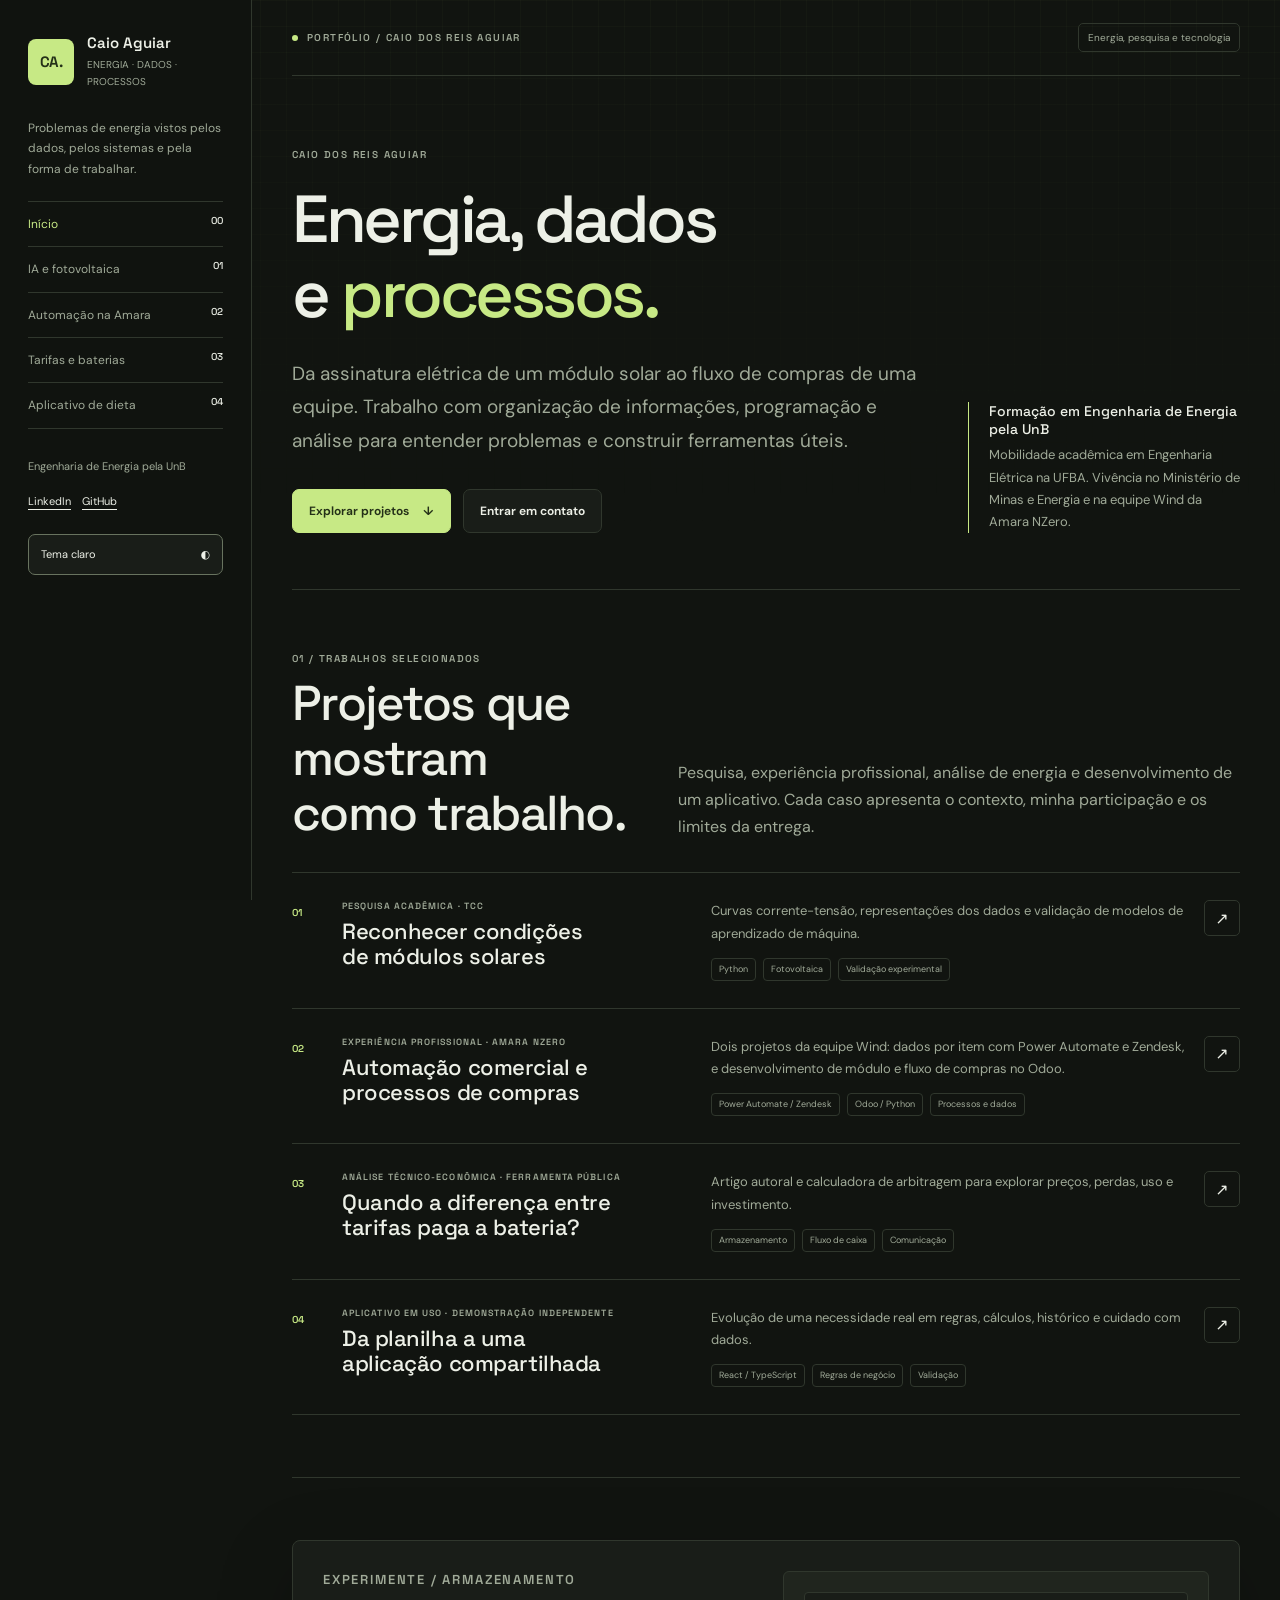
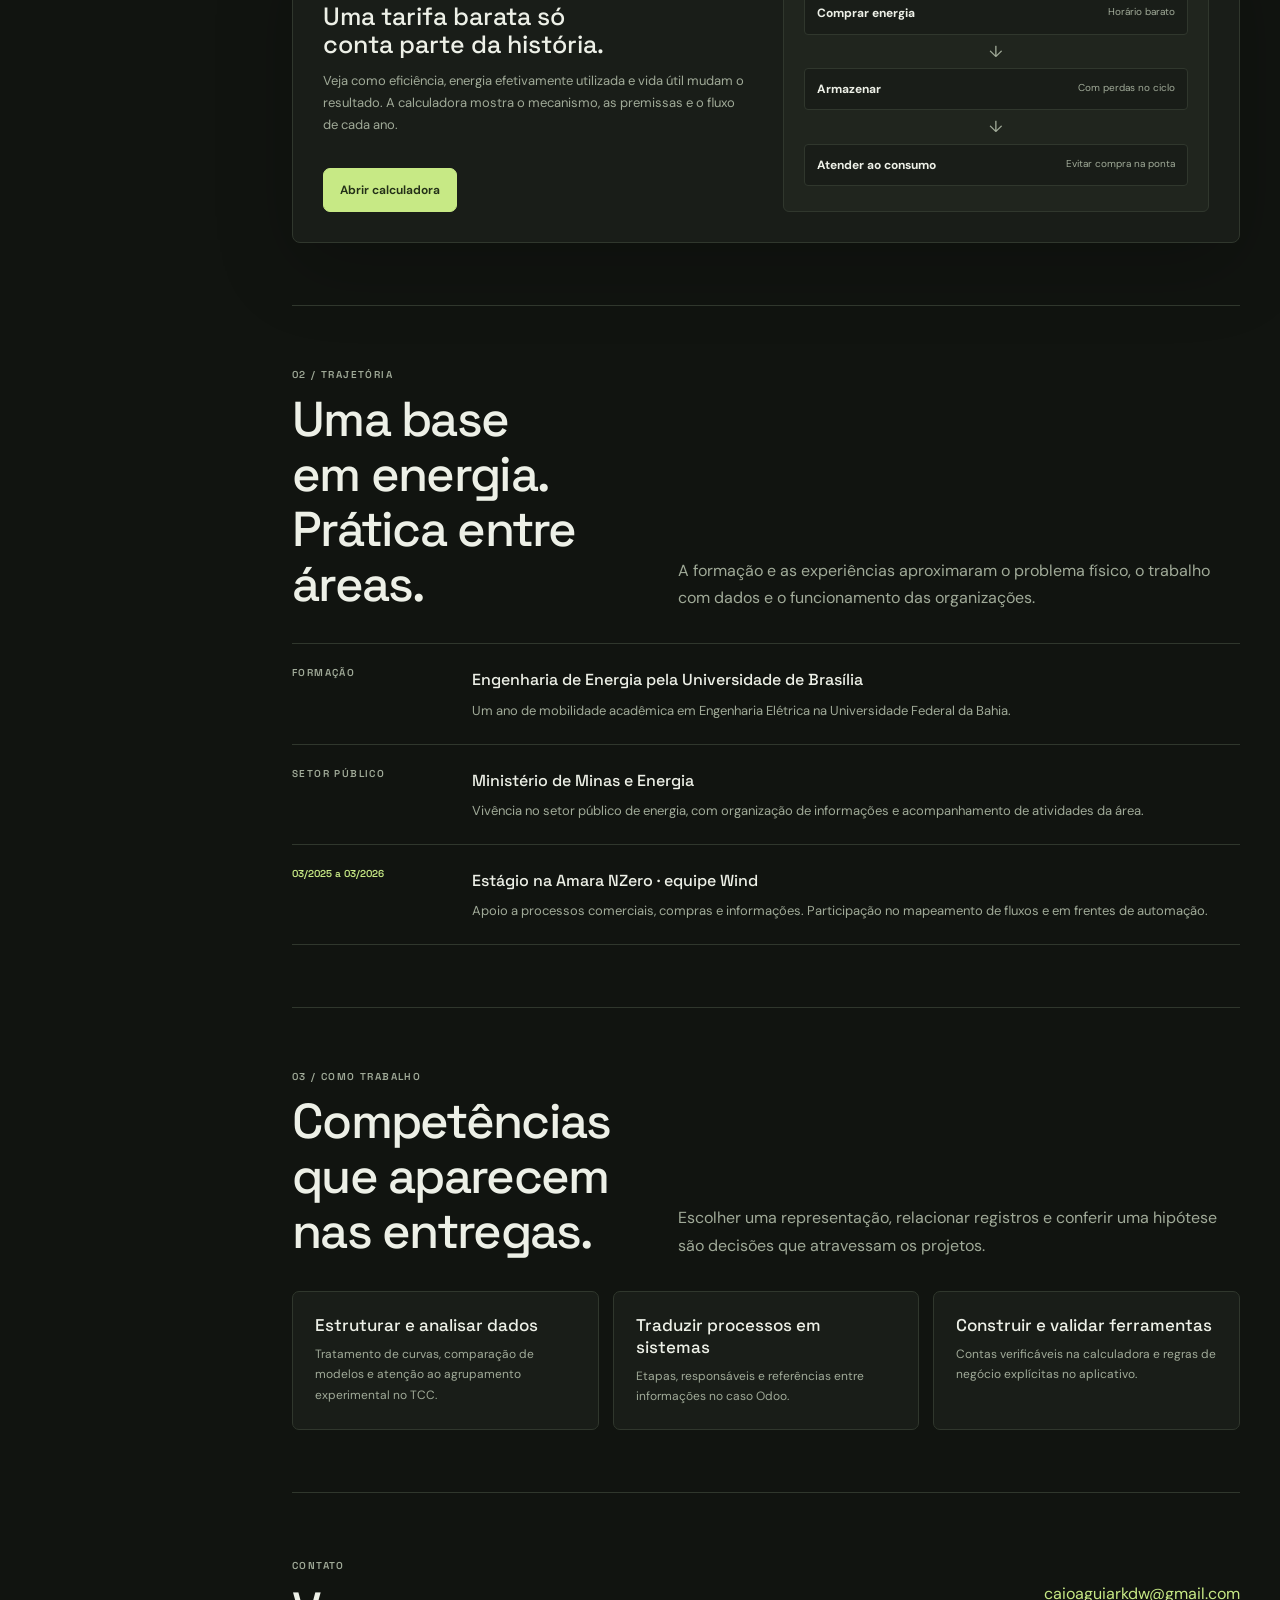
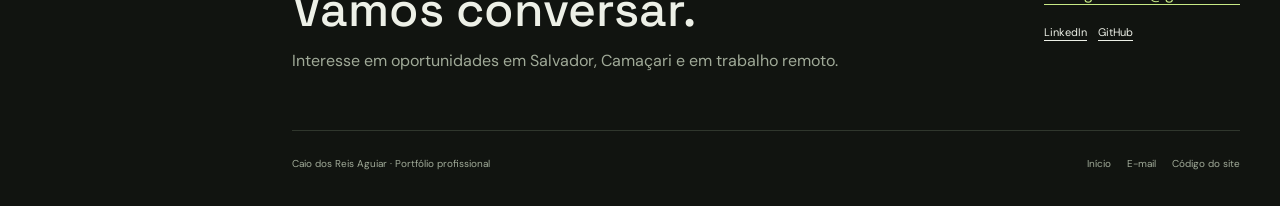
<file: index.html>
<!doctype html>
<html lang="pt-BR" data-theme="escuro"><head>
<meta charset="utf-8"><meta name="viewport" content="width=device-width, initial-scale=1">
<meta name="theme-color" content="#111410"><meta name="description" content="Caio dos Reis Aguiar. Engenharia de Energia pela UnB, dados, programação e processos em quatro projetos concretos.">
<title>Caio Aguiar | Energia, dados e processos</title><meta property="og:title" content="Caio Aguiar | Energia, dados e processos"><meta property="og:description" content="Caio dos Reis Aguiar. Engenharia de Energia pela UnB, dados, programação e processos em quatro projetos concretos.">
<meta property="og:type" content="website"><meta property="og:locale" content="pt_BR">
<meta property="og:image" content="https://caioaguiarkdw.github.io/assets/images/compartilhar.png">
<meta property="og:image:alt" content="Caio dos Reis Aguiar. Energia, dados, programação e processos.">
<meta name="twitter:card" content="summary_large_image">
<link rel="icon" href="./assets/favicon.svg" type="image/svg+xml">
<script src="./assets/theme.js"></script><link rel="stylesheet" href="./assets/site.css">
<script src="./assets/site.js" defer></script>

</head><body><a class="skip-link" href="#main">Ir para o conteúdo</a>
<div class="mobile-header"><a class="brand" href="./" aria-label="Caio Aguiar, início"><span class="brand-mark">CA.</span><strong>Caio Aguiar</strong></a><div class="mobile-actions"><button class="theme-button" data-theme-toggle type="button"><span>Tema claro</span><b aria-hidden="true">◐</b></button><button id="menu-toggle" class="icon-button" aria-controls="navigation" aria-expanded="false" aria-label="Abrir navegação">☰</button></div></div>
<div class="site-shell"><aside id="navigation" class="sidebar"><a class="brand" href="./"><span class="brand-mark">CA.</span><span><strong>Caio Aguiar</strong><small>ENERGIA · DADOS · PROCESSOS</small></span></a>
<button id="nav-close" class="button small" type="button">Fechar navegação</button>
<p class="sidebar-summary">Problemas de energia vistos pelos dados, pelos sistemas e pela forma de trabalhar.</p><nav class="sidebar-nav" aria-label="Principal"><a href="./" aria-current="page">Início <span>00</span></a><a href="./projetos/tcc/" >IA e fotovoltaica<span>01</span></a><a href="./projetos/odoo/" >Automação na Amara<span>02</span></a><a href="./projetos/baterias/" >Tarifas e baterias<span>03</span></a><a href="./projetos/dieta/" >Aplicativo de dieta<span>04</span></a></nav>
<div class="sidebar-foot"><p>Engenharia de Energia pela UnB</p><div class="sidebar-links"><a href="https://www.linkedin.com/in/caio-aguiar-01919a236/">LinkedIn</a><a href="https://github.com/caioaguiarkdw">GitHub</a></div><button class="theme-button" data-theme-toggle type="button"><span>Tema claro</span><b aria-hidden="true">◐</b></button></div></aside>
<button class="nav-scrim" tabindex="-1" aria-label="Fechar navegação"></button>
<main id="main" class="site-main" tabindex="-1"><div class="content"><div class="topline"><p class="eyebrow dot">Portfólio / Caio dos Reis Aguiar</p><span class="status-pill">Energia, pesquisa e tecnologia</span></div><header class="hero"><div class="hero-grid"><div><p class="eyebrow">Caio dos Reis Aguiar</p><h1>Energia, dados<br>e <span>processos.</span></h1><p class="hero-lead">Da assinatura elétrica de um módulo solar ao fluxo de compras de uma equipe. Trabalho com organização de informações, programação e análise para entender problemas e construir ferramentas úteis.</p><div class="actions"><a class="button primary" href="#projetos">Explorar projetos <span aria-hidden="true">↓</span></a><a class="button" href="#contato">Entrar em contato</a></div></div><div class="hero-note"><strong>Formação em Engenharia de Energia pela UnB</strong><p>Mobilidade acadêmica em Engenharia Elétrica na UFBA. Vivência no Ministério de Minas e Energia e na equipe Wind da Amara NZero.</p></div></div></header>
<section id="projetos" class="section"><div class="section-heading"><div><p class="eyebrow">01 / Trabalhos selecionados</p><h2>Projetos que mostram<br>como trabalho.</h2></div><p>Pesquisa, experiência profissional, análise de energia e desenvolvimento de um aplicativo. Cada caso apresenta o contexto, minha participação e os limites da entrega.</p></div><div class="project-list">
<a class="project-row" href="./projetos/tcc/"><span class="project-number">01</span><h3><small>Pesquisa acadêmica · TCC</small>Reconhecer condições de módulos solares</h3><p>Curvas corrente-tensão, representações dos dados e validação de modelos de aprendizado de máquina.<span class="tags"><span class="tag">Python</span><span class="tag">Fotovoltaica</span><span class="tag">Validação experimental</span></span></p><span class="arrow-link" aria-hidden="true">↗</span></a>
<a class="project-row" href="./projetos/odoo/"><span class="project-number">02</span><h3><small>Experiência profissional · Amara NZero</small>Automação comercial e processos de compras</h3><p>Dois projetos da equipe Wind: dados por item com Power Automate e Zendesk, e desenvolvimento de módulo e fluxo de compras no Odoo.<span class="tags"><span class="tag">Power Automate / Zendesk</span><span class="tag">Odoo / Python</span><span class="tag">Processos e dados</span></span></p><span class="arrow-link" aria-hidden="true">↗</span></a>
<a class="project-row" href="./projetos/baterias/"><span class="project-number">03</span><h3><small>Análise técnico-econômica · Ferramenta pública</small>Quando a diferença entre tarifas paga a bateria?</h3><p>Artigo autoral e calculadora de arbitragem para explorar preços, perdas, uso e investimento.<span class="tags"><span class="tag">Armazenamento</span><span class="tag">Fluxo de caixa</span><span class="tag">Comunicação</span></span></p><span class="arrow-link" aria-hidden="true">↗</span></a>
<a class="project-row" href="./projetos/dieta/"><span class="project-number">04</span><h3><small>Aplicativo em uso · Demonstração independente</small>Da planilha a uma aplicação compartilhada</h3><p>Evolução de uma necessidade real em regras, cálculos, histórico e cuidado com dados.<span class="tags"><span class="tag">React / TypeScript</span><span class="tag">Regras de negócio</span><span class="tag">Validação</span></span></p><span class="arrow-link" aria-hidden="true">↗</span></a>
</div></section>
<section class="section"><div class="system-card"><div><p class="eyebrow">Experimente / Armazenamento</p><h3>Uma tarifa barata só conta parte da história.</h3><p>Veja como eficiência, energia efetivamente utilizada e vida útil mudam o resultado. A calculadora mostra o mecanismo, as premissas e o fluxo de cada ano.</p><div class="actions"><a class="button primary" href="./projetos/baterias/#calculadora">Abrir calculadora</a></div></div><div class="flow-diagram" aria-label="Mecanismo da arbitragem tarifária"><div class="flow-node"><strong>Comprar energia</strong><small>Horário barato</small></div><span class="flow-arrow" aria-hidden="true">↓</span><div class="flow-node"><strong>Armazenar</strong><small>Com perdas no ciclo</small></div><span class="flow-arrow" aria-hidden="true">↓</span><div class="flow-node"><strong>Atender ao consumo</strong><small>Evitar compra na ponta</small></div></div></div></section>
<section class="section" id="trajetoria"><div class="section-heading"><div><p class="eyebrow">02 / Trajetória</p><h2>Uma base em energia.<br>Prática entre áreas.</h2></div><p>A formação e as experiências aproximaram o problema físico, o trabalho com dados e o funcionamento das organizações.</p></div><div class="timeline"><div class="timeline-row"><span class="eyebrow">Formação</span><div><strong>Engenharia de Energia pela Universidade de Brasília</strong><p>Um ano de mobilidade acadêmica em Engenharia Elétrica na Universidade Federal da Bahia.</p></div></div><div class="timeline-row"><span class="eyebrow">Setor público</span><div><strong>Ministério de Minas e Energia</strong><p>Vivência no setor público de energia, com organização de informações e acompanhamento de atividades da área.</p></div></div><div class="timeline-row"><time>03/2025 a 03/2026</time><div><strong>Estágio na Amara NZero · equipe Wind</strong><p>Apoio a processos comerciais, compras e informações. Participação no mapeamento de fluxos e em frentes de automação.</p></div></div></div></section>
<section class="section"><div class="section-heading"><div><p class="eyebrow">03 / Como trabalho</p><h2>Competências que aparecem nas entregas.</h2></div><p>Escolher uma representação, relacionar registros e conferir uma hipótese são decisões que atravessam os projetos.</p></div><div class="evidence-grid"><div class="evidence-card"><strong>Estruturar e analisar dados</strong><p>Tratamento de curvas, comparação de modelos e atenção ao agrupamento experimental no TCC.</p></div><div class="evidence-card"><strong>Traduzir processos em sistemas</strong><p>Etapas, responsáveis e referências entre informações no caso Odoo.</p></div><div class="evidence-card"><strong>Construir e validar ferramentas</strong><p>Contas verificáveis na calculadora e regras de negócio explícitas no aplicativo.</p></div></div></section>
<section id="contato" class="contact"><div><p class="eyebrow">Contato</p><h2>Vamos conversar.</h2><p>Interesse em oportunidades em Salvador, Camaçari e em trabalho remoto.</p></div><div><a class="text-link" href="mailto:caioaguiarkdw@gmail.com">caioaguiarkdw@gmail.com</a><div class="sidebar-links"><a href="https://www.linkedin.com/in/caio-aguiar-01919a236/">LinkedIn</a><a href="https://github.com/caioaguiarkdw">GitHub</a></div></div></section>
<footer class="footer"><span>Caio dos Reis Aguiar · Portfólio profissional</span><nav aria-label="Rodapé"><a href="./">Início</a><a href="mailto:caioaguiarkdw@gmail.com">E-mail</a><a href="https://github.com/caioaguiarkdw/caioaguiarkdw.github.io">Código do site</a></nav></footer></div></main></div>
<p id="announcement" class="sr-only" role="status" aria-live="polite"></p></body></html>
</file>
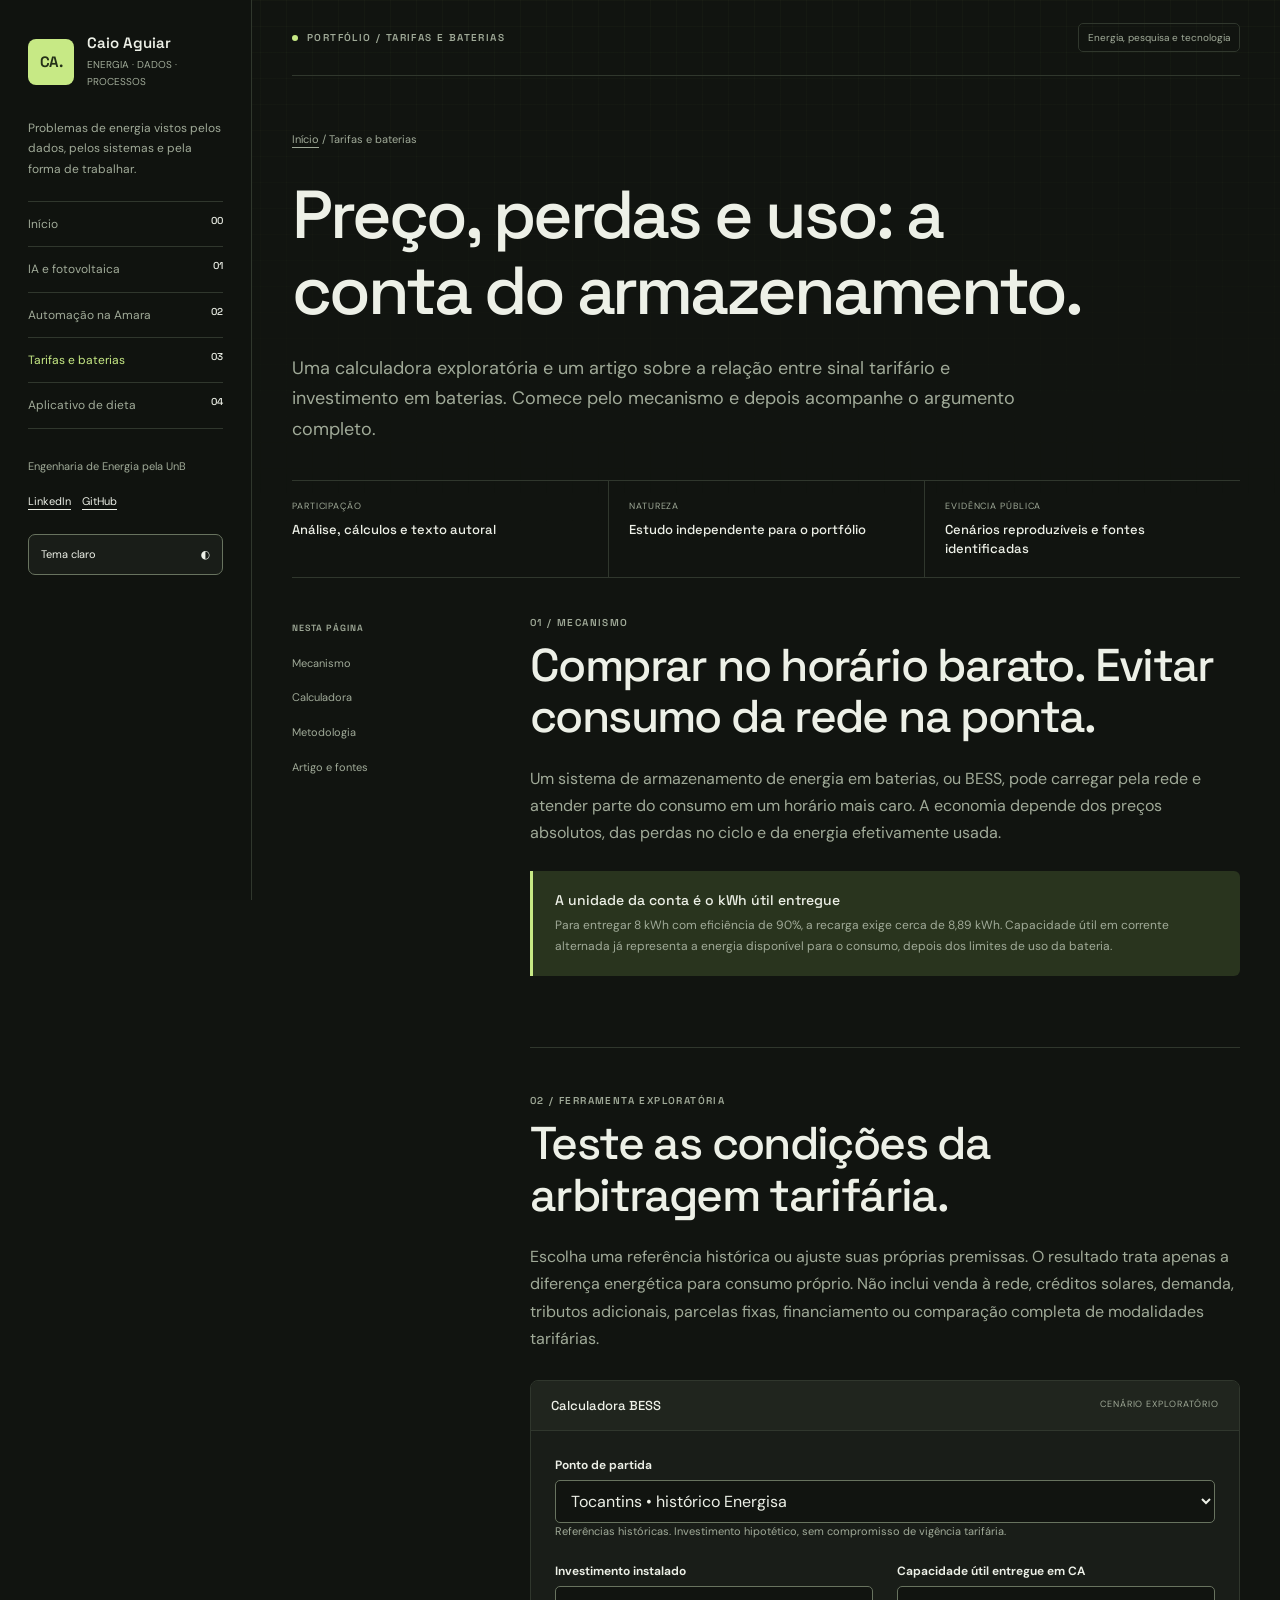
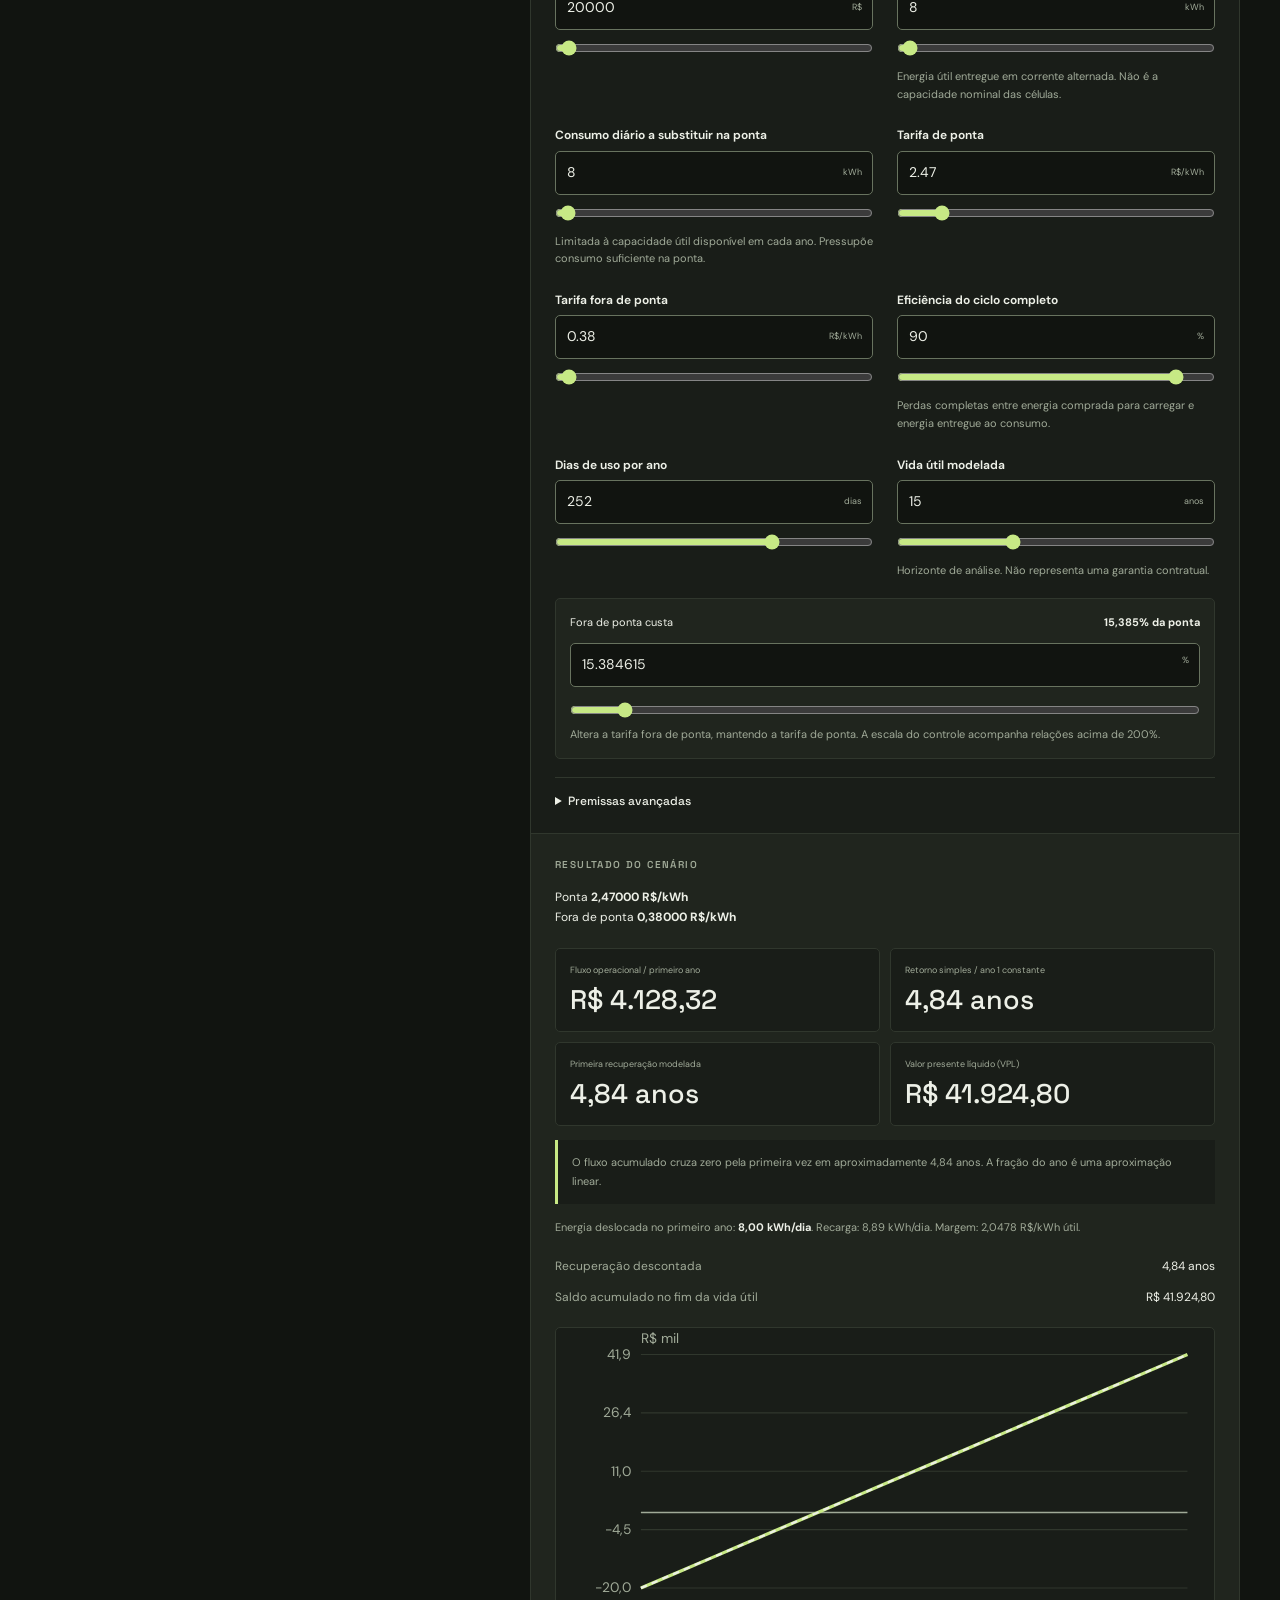
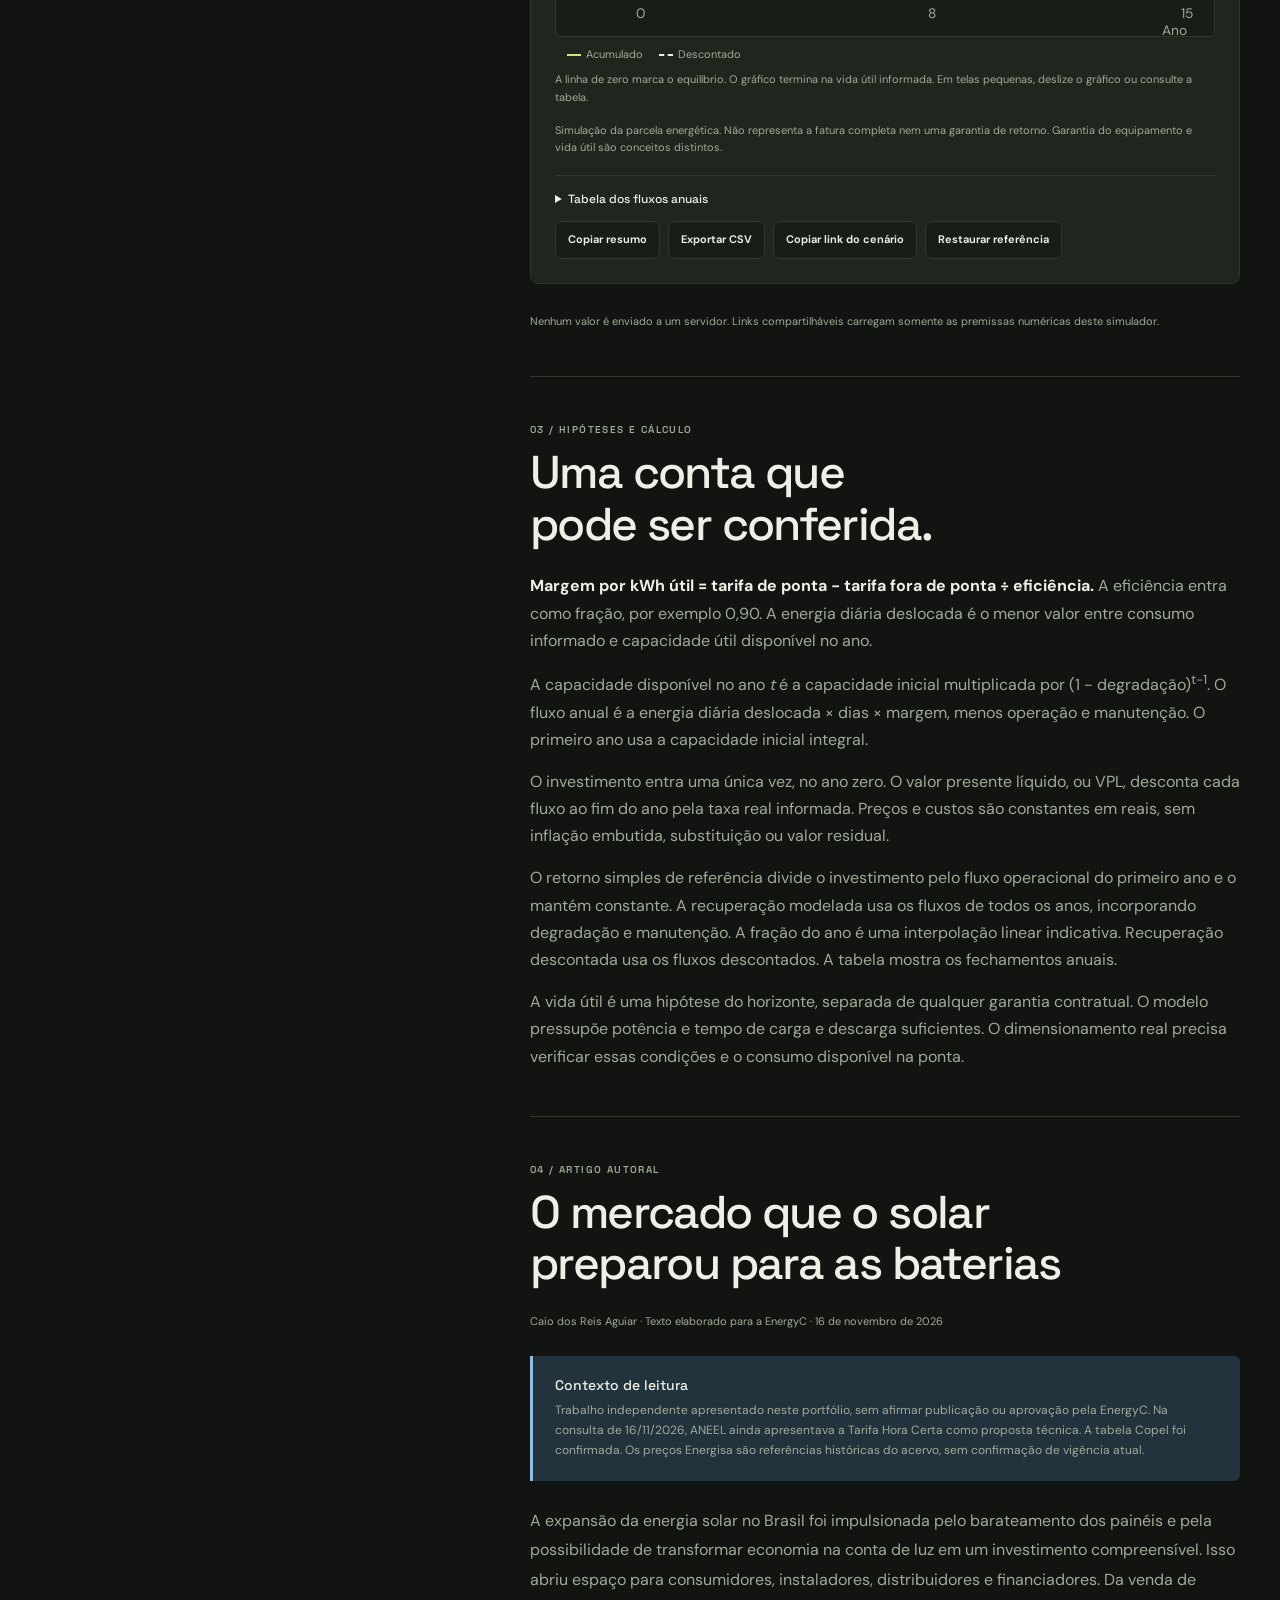
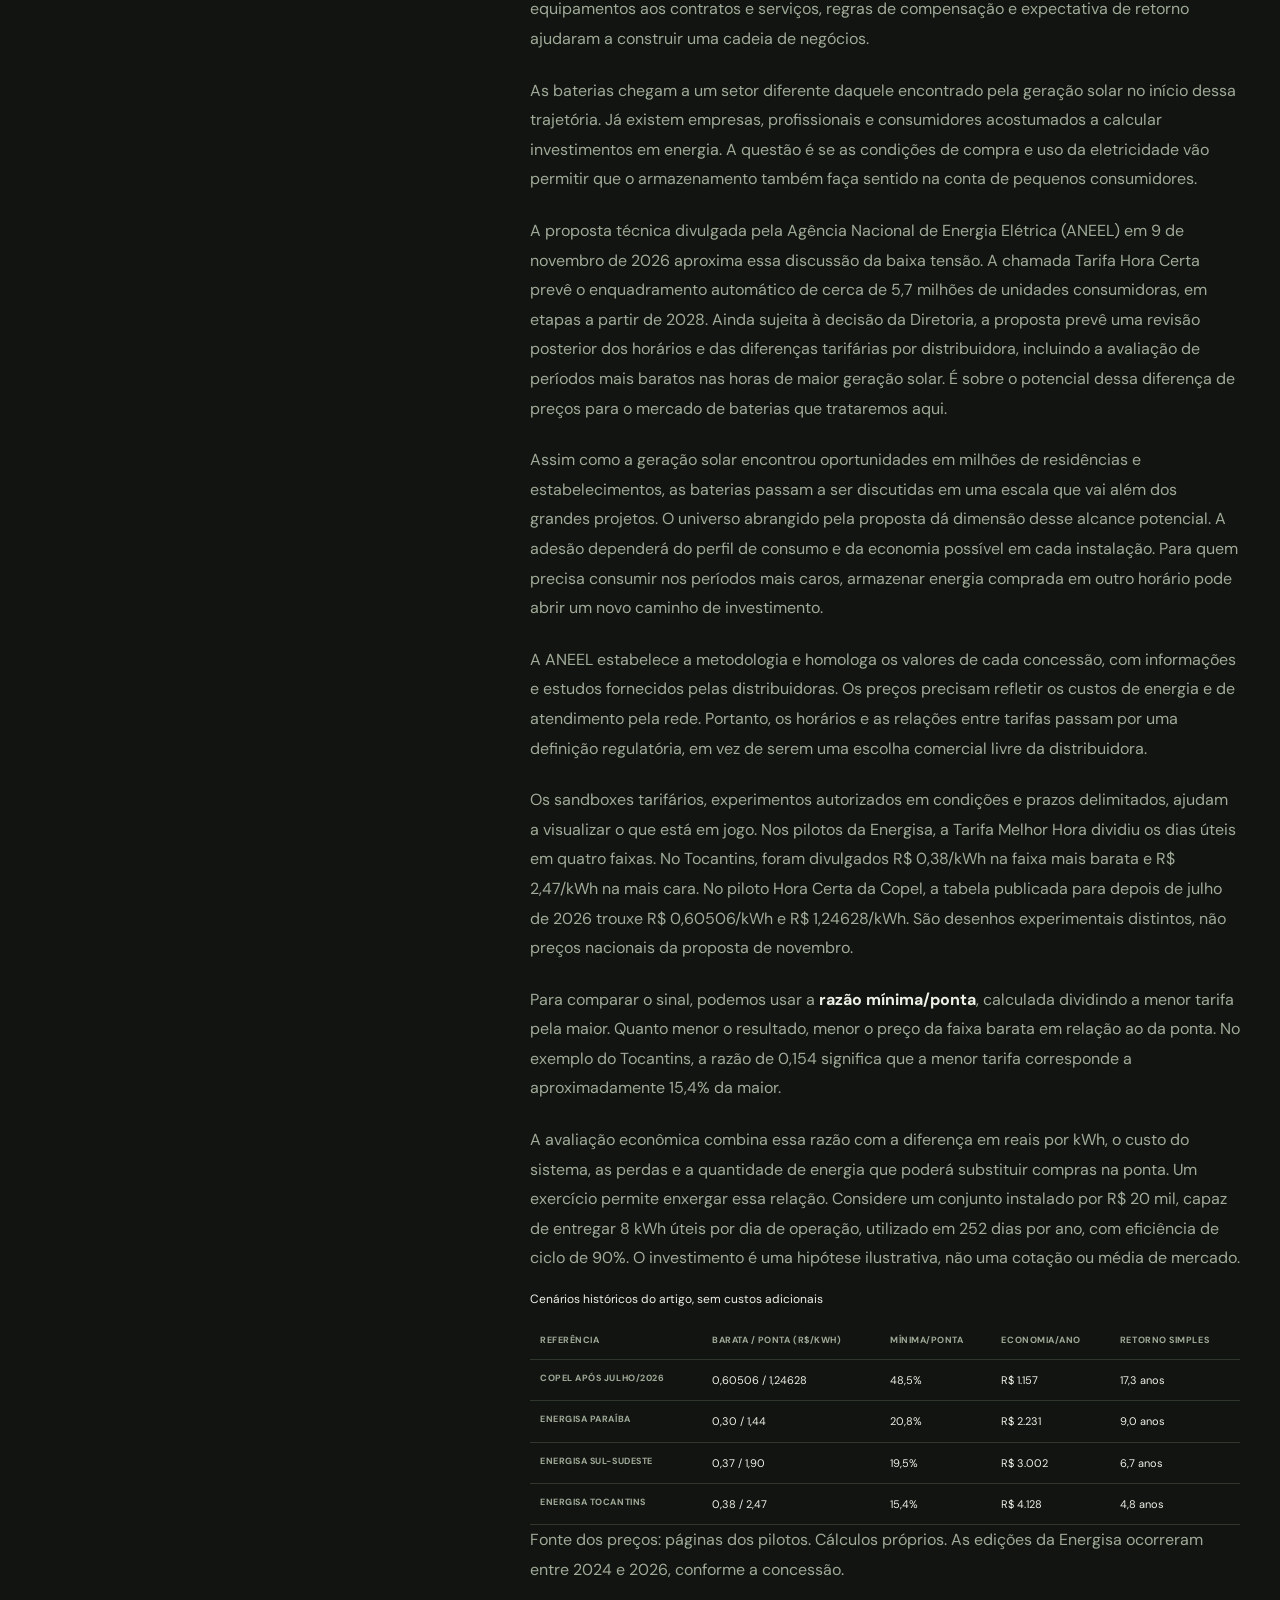
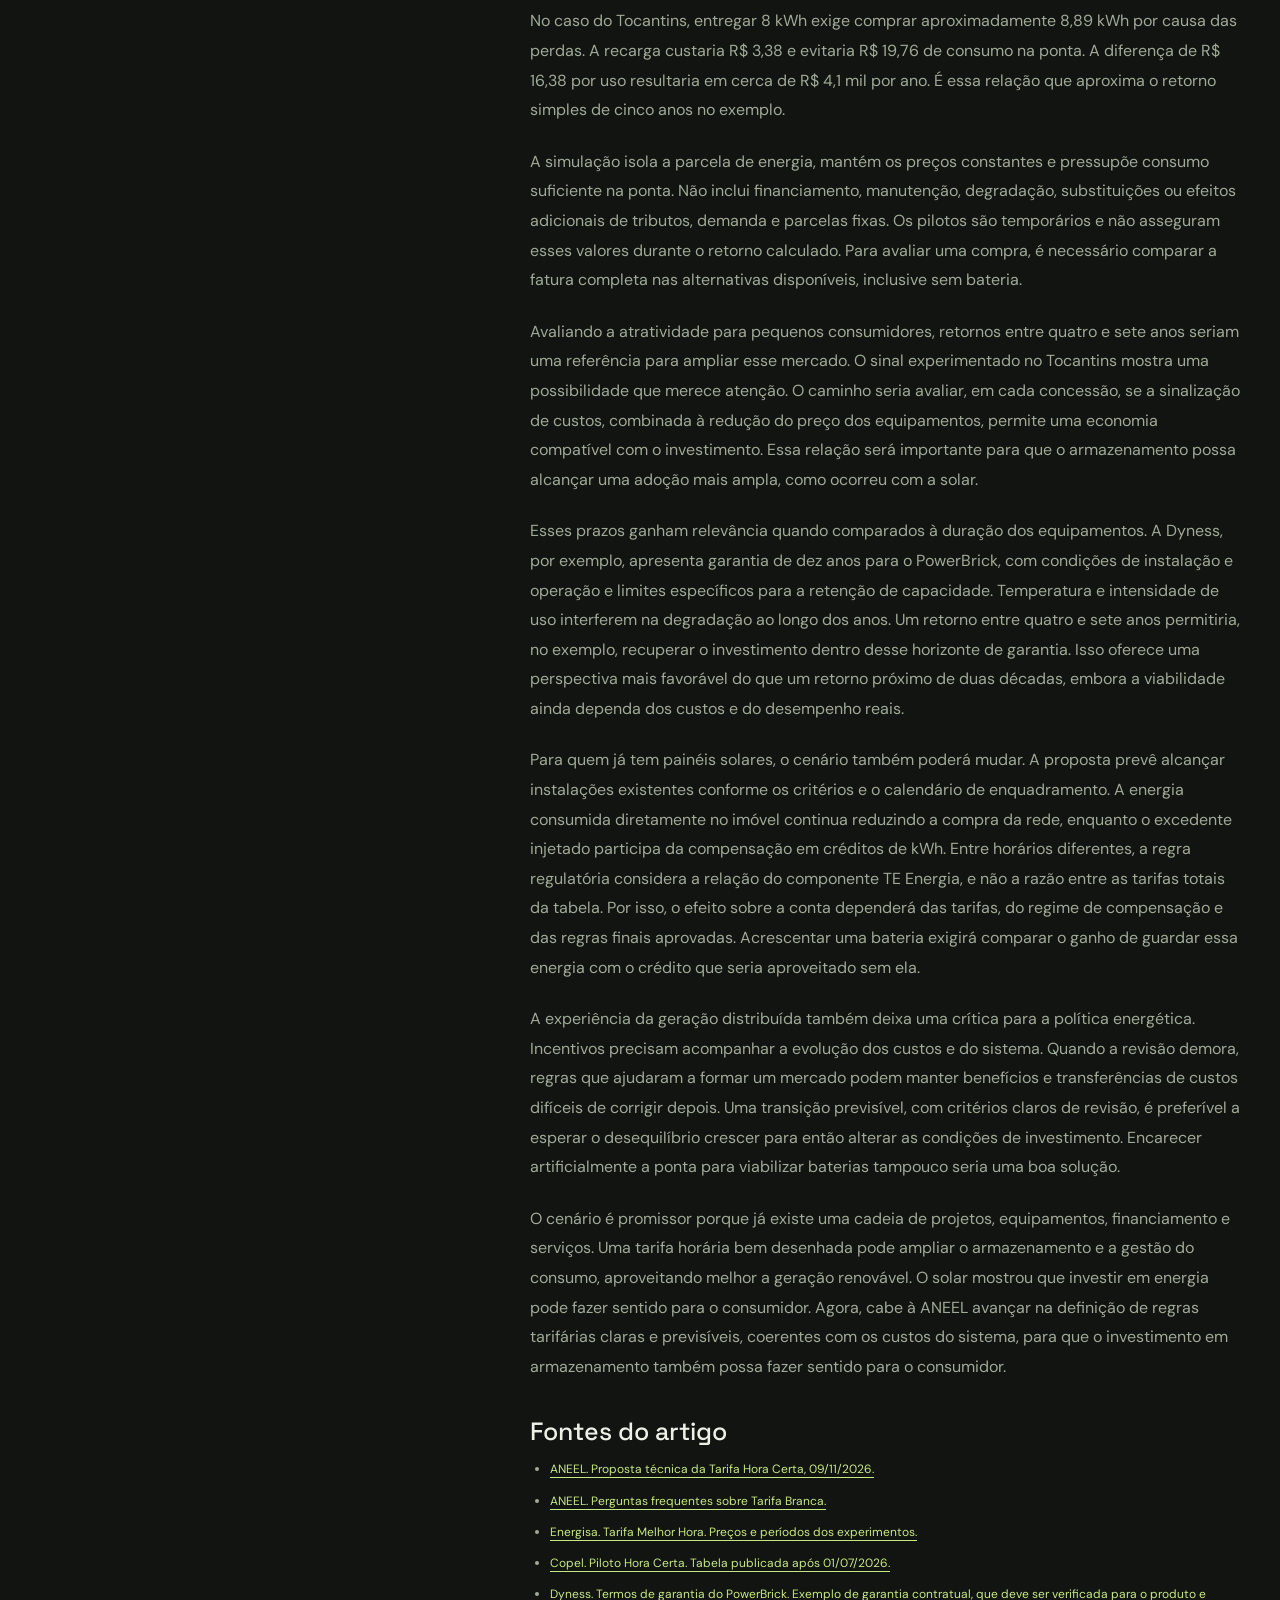
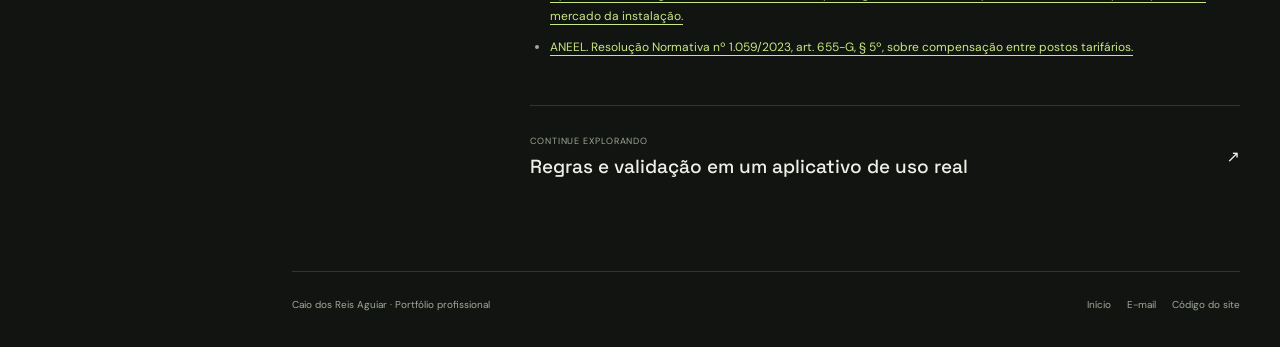
<file: projetos/baterias/index.html>
<!doctype html>
<html lang="pt-BR" data-theme="escuro"><head>
<meta charset="utf-8"><meta name="viewport" content="width=device-width, initial-scale=1">
<meta name="theme-color" content="#111410"><meta name="description" content="Calculadora exploratória de arbitragem tarifária e artigo autoral sobre o mercado de armazenamento de energia.">
<title>Tarifas e baterias | Caio Aguiar</title><meta property="og:title" content="Tarifas e baterias | Caio Aguiar"><meta property="og:description" content="Calculadora exploratória de arbitragem tarifária e artigo autoral sobre o mercado de armazenamento de energia.">
<meta property="og:type" content="website"><meta property="og:locale" content="pt_BR">
<meta property="og:image" content="https://caioaguiarkdw.github.io/assets/images/compartilhar.png">
<meta property="og:image:alt" content="Caio dos Reis Aguiar. Energia, dados, programação e processos.">
<meta name="twitter:card" content="summary_large_image">
<link rel="icon" href="../../assets/favicon.svg" type="image/svg+xml">
<script src="../../assets/theme.js"></script><link rel="stylesheet" href="../../assets/site.css">
<script src="../../assets/site.js" defer></script>
<script src="../../assets/bess.js" defer></script><script src="../../assets/calculator.js" defer></script>
</head><body><a class="skip-link" href="#main">Ir para o conteúdo</a>
<div class="mobile-header"><a class="brand" href="../../" aria-label="Caio Aguiar, início"><span class="brand-mark">CA.</span><strong>Caio Aguiar</strong></a><div class="mobile-actions"><button class="theme-button" data-theme-toggle type="button"><span>Tema claro</span><b aria-hidden="true">◐</b></button><button id="menu-toggle" class="icon-button" aria-controls="navigation" aria-expanded="false" aria-label="Abrir navegação">☰</button></div></div>
<div class="site-shell"><aside id="navigation" class="sidebar"><a class="brand" href="../../"><span class="brand-mark">CA.</span><span><strong>Caio Aguiar</strong><small>ENERGIA · DADOS · PROCESSOS</small></span></a>
<button id="nav-close" class="button small" type="button">Fechar navegação</button>
<p class="sidebar-summary">Problemas de energia vistos pelos dados, pelos sistemas e pela forma de trabalhar.</p><nav class="sidebar-nav" aria-label="Principal"><a href="../../" >Início <span>00</span></a><a href="../../projetos/tcc/" >IA e fotovoltaica<span>01</span></a><a href="../../projetos/odoo/" >Automação na Amara<span>02</span></a><a href="../../projetos/baterias/" aria-current="page">Tarifas e baterias<span>03</span></a><a href="../../projetos/dieta/" >Aplicativo de dieta<span>04</span></a></nav>
<div class="sidebar-foot"><p>Engenharia de Energia pela UnB</p><div class="sidebar-links"><a href="https://www.linkedin.com/in/caio-aguiar-01919a236/">LinkedIn</a><a href="https://github.com/caioaguiarkdw">GitHub</a></div><button class="theme-button" data-theme-toggle type="button"><span>Tema claro</span><b aria-hidden="true">◐</b></button></div></aside>
<button class="nav-scrim" tabindex="-1" aria-label="Fechar navegação"></button>
<main id="main" class="site-main" tabindex="-1"><div class="content"><div class="topline"><p class="eyebrow dot">Portfólio / Tarifas e baterias</p><span class="status-pill">Energia, pesquisa e tecnologia</span></div><header class="project-hero"><div class="breadcrumbs"><a href="../../">Início</a> / Tarifas e baterias</div><h1>Preço, perdas e uso: a conta do armazenamento.</h1><p class="lead">Uma calculadora exploratória e um artigo sobre a relação entre sinal tarifário e investimento em baterias. Comece pelo mecanismo e depois acompanhe o argumento completo.</p><dl class="project-meta"><div><dt>Participação</dt><dd>Análise, cálculos e texto autoral</dd></div><div><dt>Natureza</dt><dd>Estudo independente para o portfólio</dd></div><div><dt>Evidência pública</dt><dd>Cenários reproduzíveis e fontes identificadas</dd></div></dl></header><div class="case-grid"><nav class="case-index" aria-label="Nesta página"><strong>NESTA PÁGINA</strong><a href="#mecanismo">Mecanismo</a><a href="#calculadora">Calculadora</a><a href="#metodologia">Metodologia</a><a href="#artigo">Artigo e fontes</a></nav><div class="case-content"><section class="case-section" id="mecanismo"><p class="eyebrow">01 / Mecanismo</p><h2>Comprar no horário barato. Evitar consumo da rede na ponta.</h2><p>Um sistema de armazenamento de energia em baterias, ou BESS, pode carregar pela rede e atender parte do consumo em um horário mais caro. A economia depende dos preços absolutos, das perdas no ciclo e da energia efetivamente usada.</p><div class="callout"><strong>A unidade da conta é o kWh útil entregue</strong><p>Para entregar 8 kWh com eficiência de 90%, a recarga exige cerca de 8,89 kWh. Capacidade útil em corrente alternada já representa a energia disponível para o consumo, depois dos limites de uso da bateria.</p></div></section><section class="case-section" id="calculadora"><p class="eyebrow">02 / Ferramenta exploratória</p><h2>Teste as condições da arbitragem tarifária.</h2><p>Escolha uma referência histórica ou ajuste suas próprias premissas. O resultado trata apenas a diferença energética para consumo próprio. Não inclui venda à rede, créditos solares, demanda, tributos adicionais, parcelas fixas, financiamento ou comparação completa de modalidades tarifárias.</p><div id="calculator" class="calculator"><div class="panel-head"><strong>Calculadora BESS</strong><span>CENÁRIO EXPLORATÓRIO</span></div><div class="calculator-grid"><form class="calculator-form" id="bess-form" novalidate><div class="scenario-select"><label for="scenario">Ponto de partida</label><select id="scenario"><option value="custom">Cenário personalizado</option></select><p class="help">Referências históricas. Investimento hipotético, sem compromisso de vigência tarifária.</p></div><div id="essential-fields" class="field-grid"></div><div class="ratio-control"><label for="ratio-number">Fora de ponta custa <strong><output id="ratio-label">15,385</output>% da ponta</strong></label><div class="input-unit"><input id="ratio-number" type="number" min="0" max="200000000" step="any" aria-label="Fora de ponta como porcentagem da ponta"><span>%</span></div><label class="sr-only" for="ratio-range">Ajustar relação fora de ponta / ponta</label><input id="ratio-range" type="range" min="0" max="200" step="any"><p class="help">Altera a tarifa fora de ponta, mantendo a tarifa de ponta. A escala do controle acompanha relações acima de 200%.</p></div><details><summary>Premissas avançadas</summary><div id="advanced-fields" class="field-grid"></div></details><p class="form-error" id="form-error" role="alert" hidden></p></form><div class="calculator-results" id="calculator-results" aria-live="polite"></div></div><noscript><p class="no-script">Ative JavaScript para usar a calculadora. A fórmula, os cenários históricos e o artigo continuam disponíveis abaixo.</p></noscript></div><p class="figure-caption">Nenhum valor é enviado a um servidor. Links compartilháveis carregam somente as premissas numéricas deste simulador.</p></section><section class="case-section" id="metodologia"><p class="eyebrow">03 / Hipóteses e cálculo</p><h2>Uma conta que pode ser conferida.</h2><p><strong>Margem por kWh útil = tarifa de ponta − tarifa fora de ponta ÷ eficiência.</strong> A eficiência entra como fração, por exemplo 0,90. A energia diária deslocada é o menor valor entre consumo informado e capacidade útil disponível no ano.</p><p>A capacidade disponível no ano <em>t</em> é a capacidade inicial multiplicada por (1 − degradação)<sup>t−1</sup>. O fluxo anual é a energia diária deslocada × dias × margem, menos operação e manutenção. O primeiro ano usa a capacidade inicial integral.</p><p>O investimento entra uma única vez, no ano zero. O valor presente líquido, ou VPL, desconta cada fluxo ao fim do ano pela taxa real informada. Preços e custos são constantes em reais, sem inflação embutida, substituição ou valor residual.</p><p>O retorno simples de referência divide o investimento pelo fluxo operacional do primeiro ano e o mantém constante. A recuperação modelada usa os fluxos de todos os anos, incorporando degradação e manutenção. A fração do ano é uma interpolação linear indicativa. Recuperação descontada usa os fluxos descontados. A tabela mostra os fechamentos anuais.</p><p>A vida útil é uma hipótese do horizonte, separada de qualquer garantia contratual. O modelo pressupõe potência e tempo de carga e descarga suficientes. O dimensionamento real precisa verificar essas condições e o consumo disponível na ponta.</p></section><section class="case-section" id="artigo"><p class="eyebrow">04 / Artigo autoral</p><h2>O mercado que o solar preparou para as baterias</h2><div class="article-meta">Caio dos Reis Aguiar · Texto elaborado para a EnergyC · 16 de novembro de 2026</div><div class="callout blue"><strong>Contexto de leitura</strong><p>Trabalho independente apresentado neste portfólio, sem afirmar publicação ou aprovação pela EnergyC. Na consulta de 16/11/2026, ANEEL ainda apresentava a Tarifa Hora Certa como proposta técnica. A tabela Copel foi confirmada. Os preços Energisa são referências históricas do acervo, sem confirmação de vigência atual.</p></div><div class="prose"><p>A expansão da energia solar no Brasil foi impulsionada pelo barateamento dos painéis e pela possibilidade de transformar economia na conta de luz em um investimento compreensível. Isso abriu espaço para consumidores, instaladores, distribuidores e financiadores. Da venda de equipamentos aos contratos e serviços, regras de compensação e expectativa de retorno ajudaram a construir uma cadeia de negócios.</p><p>As baterias chegam a um setor diferente daquele encontrado pela geração solar no início dessa trajetória. Já existem empresas, profissionais e consumidores acostumados a calcular investimentos em energia. A questão é se as condições de compra e uso da eletricidade vão permitir que o armazenamento também faça sentido na conta de pequenos consumidores.</p><p>A proposta técnica divulgada pela Agência Nacional de Energia Elétrica (ANEEL) em 9 de novembro de 2026 aproxima essa discussão da baixa tensão. A chamada Tarifa Hora Certa prevê o enquadramento automático de cerca de 5,7 milhões de unidades consumidoras, em etapas a partir de 2028. Ainda sujeita à decisão da Diretoria, a proposta prevê uma revisão posterior dos horários e das diferenças tarifárias por distribuidora, incluindo a avaliação de períodos mais baratos nas horas de maior geração solar. É sobre o potencial dessa diferença de preços para o mercado de baterias que trataremos aqui.</p><p>Assim como a geração solar encontrou oportunidades em milhões de residências e estabelecimentos, as baterias passam a ser discutidas em uma escala que vai além dos grandes projetos. O universo abrangido pela proposta dá dimensão desse alcance potencial. A adesão dependerá do perfil de consumo e da economia possível em cada instalação. Para quem precisa consumir nos períodos mais caros, armazenar energia comprada em outro horário pode abrir um novo caminho de investimento.</p><p>A ANEEL estabelece a metodologia e homologa os valores de cada concessão, com informações e estudos fornecidos pelas distribuidoras. Os preços precisam refletir os custos de energia e de atendimento pela rede. Portanto, os horários e as relações entre tarifas passam por uma definição regulatória, em vez de serem uma escolha comercial livre da distribuidora.</p><p>Os sandboxes tarifários, experimentos autorizados em condições e prazos delimitados, ajudam a visualizar o que está em jogo. Nos pilotos da Energisa, a Tarifa Melhor Hora dividiu os dias úteis em quatro faixas. No Tocantins, foram divulgados R$ 0,38/kWh na faixa mais barata e R$ 2,47/kWh na mais cara. No piloto Hora Certa da Copel, a tabela publicada para depois de julho de 2026 trouxe R$ 0,60506/kWh e R$ 1,24628/kWh. São desenhos experimentais distintos, não preços nacionais da proposta de novembro.</p><p>Para comparar o sinal, podemos usar a <strong>razão mínima/ponta</strong>, calculada dividindo a menor tarifa pela maior. Quanto menor o resultado, menor o preço da faixa barata em relação ao da ponta. No exemplo do Tocantins, a razão de 0,154 significa que a menor tarifa corresponde a aproximadamente 15,4% da maior.</p><p>A avaliação econômica combina essa razão com a diferença em reais por kWh, o custo do sistema, as perdas e a quantidade de energia que poderá substituir compras na ponta. Um exercício permite enxergar essa relação. Considere um conjunto instalado por R$ 20 mil, capaz de entregar 8 kWh úteis por dia de operação, utilizado em 252 dias por ano, com eficiência de ciclo de 90%. O investimento é uma hipótese ilustrativa, não uma cotação ou média de mercado.</p><div class="table-scroll" tabindex="0" role="region" aria-label="Cenários históricos do artigo"><table><caption>Cenários históricos do artigo, sem custos adicionais</caption><thead><tr><th scope="col">Referência</th><th scope="col">Barata / ponta (R$/kWh)</th><th scope="col">Mínima/ponta</th><th scope="col">Economia/ano</th><th scope="col">Retorno simples</th></tr></thead><tbody><tr><th scope="row">Copel após julho/2026</th><td>0,60506 / 1,24628</td><td>48,5%</td><td>R$ 1.157</td><td>17,3 anos</td></tr><tr><th scope="row">Energisa Paraíba</th><td>0,30 / 1,44</td><td>20,8%</td><td>R$ 2.231</td><td>9,0 anos</td></tr><tr><th scope="row">Energisa Sul-Sudeste</th><td>0,37 / 1,90</td><td>19,5%</td><td>R$ 3.002</td><td>6,7 anos</td></tr><tr><th scope="row">Energisa Tocantins</th><td>0,38 / 2,47</td><td>15,4%</td><td>R$ 4.128</td><td>4,8 anos</td></tr></tbody></table></div><p>Fonte dos preços: páginas dos pilotos. Cálculos próprios. As edições da Energisa ocorreram entre 2024 e 2026, conforme a concessão.</p><p>No caso do Tocantins, entregar 8 kWh exige comprar aproximadamente 8,89 kWh por causa das perdas. A recarga custaria R$ 3,38 e evitaria R$ 19,76 de consumo na ponta. A diferença de R$ 16,38 por uso resultaria em cerca de R$ 4,1 mil por ano. É essa relação que aproxima o retorno simples de cinco anos no exemplo.</p><p>A simulação isola a parcela de energia, mantém os preços constantes e pressupõe consumo suficiente na ponta. Não inclui financiamento, manutenção, degradação, substituições ou efeitos adicionais de tributos, demanda e parcelas fixas. Os pilotos são temporários e não asseguram esses valores durante o retorno calculado. Para avaliar uma compra, é necessário comparar a fatura completa nas alternativas disponíveis, inclusive sem bateria.</p><p>Avaliando a atratividade para pequenos consumidores, retornos entre quatro e sete anos seriam uma referência para ampliar esse mercado. O sinal experimentado no Tocantins mostra uma possibilidade que merece atenção. O caminho seria avaliar, em cada concessão, se a sinalização de custos, combinada à redução do preço dos equipamentos, permite uma economia compatível com o investimento. Essa relação será importante para que o armazenamento possa alcançar uma adoção mais ampla, como ocorreu com a solar.</p><p>Esses prazos ganham relevância quando comparados à duração dos equipamentos. A Dyness, por exemplo, apresenta garantia de dez anos para o PowerBrick, com condições de instalação e operação e limites específicos para a retenção de capacidade. Temperatura e intensidade de uso interferem na degradação ao longo dos anos. Um retorno entre quatro e sete anos permitiria, no exemplo, recuperar o investimento dentro desse horizonte de garantia. Isso oferece uma perspectiva mais favorável do que um retorno próximo de duas décadas, embora a viabilidade ainda dependa dos custos e do desempenho reais.</p><p>Para quem já tem painéis solares, o cenário também poderá mudar. A proposta prevê alcançar instalações existentes conforme os critérios e o calendário de enquadramento. A energia consumida diretamente no imóvel continua reduzindo a compra da rede, enquanto o excedente injetado participa da compensação em créditos de kWh. Entre horários diferentes, a regra regulatória considera a relação do componente TE Energia, e não a razão entre as tarifas totais da tabela. Por isso, o efeito sobre a conta dependerá das tarifas, do regime de compensação e das regras finais aprovadas. Acrescentar uma bateria exigirá comparar o ganho de guardar essa energia com o crédito que seria aproveitado sem ela.</p><p>A experiência da geração distribuída também deixa uma crítica para a política energética. Incentivos precisam acompanhar a evolução dos custos e do sistema. Quando a revisão demora, regras que ajudaram a formar um mercado podem manter benefícios e transferências de custos difíceis de corrigir depois. Uma transição previsível, com critérios claros de revisão, é preferível a esperar o desequilíbrio crescer para então alterar as condições de investimento. Encarecer artificialmente a ponta para viabilizar baterias tampouco seria uma boa solução.</p><p>O cenário é promissor porque já existe uma cadeia de projetos, equipamentos, financiamento e serviços. Uma tarifa horária bem desenhada pode ampliar o armazenamento e a gestão do consumo, aproveitando melhor a geração renovável. O solar mostrou que investir em energia pode fazer sentido para o consumidor. Agora, cabe à ANEEL avançar na definição de regras tarifárias claras e previsíveis, coerentes com os custos do sistema, para que o investimento em armazenamento também possa fazer sentido para o consumidor.</p><h3>Fontes do artigo</h3><ul class="source-list"><li><a href="https://www.gov.br/aneel/pt-br/assuntos/noticias/2026/tarifa-hora-certa-proposta-preve-enquadramento-automatico-de-consumidores-que-usam-mais-de-500-kwh-mes">ANEEL. Proposta técnica da Tarifa Hora Certa, 09/11/2026.</a></li><li><a href="https://www.gov.br/aneel/pt-br/assuntos/tarifas/tarifa-branca/perguntas-frequentes-sobre-tarifa-branca">ANEEL. Perguntas frequentes sobre Tarifa Branca.</a></li><li><a href="https://www.energisa.com.br/sobre-nos/inovacao/inovacao/tarifa-melhor-hora">Energisa. Tarifa Melhor Hora. Preços e períodos dos experimentos.</a></li><li><a href="https://www.copel.com/site/tarifa-hora-certa/">Copel. Piloto Hora Certa. Tabela publicada após 01/07/2026.</a></li><li><a href="https://mea.dyness.com/Public/Uploads/uploadfile/files/20250716/DynessWarrantyTermsPowerBrick.pdf">Dyness. Termos de garantia do PowerBrick. Exemplo de garantia contratual, que deve ser verificada para o produto e mercado da instalação.</a></li><li><a href="https://www2.aneel.gov.br/cedoc/pubren20231059.pdf">ANEEL. Resolução Normativa nº 1.059/2023, art. 655-G, § 5º, sobre compensação entre postos tarifários.</a></li></ul></div></section><a class="next-project" href="../../projetos/dieta/"><span><small>Continue explorando</small><strong>Regras e validação em um aplicativo de uso real</strong></span><span aria-hidden="true">↗</span></a></div></div>
<footer class="footer"><span>Caio dos Reis Aguiar · Portfólio profissional</span><nav aria-label="Rodapé"><a href="../../">Início</a><a href="mailto:caioaguiarkdw@gmail.com">E-mail</a><a href="https://github.com/caioaguiarkdw/caioaguiarkdw.github.io">Código do site</a></nav></footer></div></main></div>
<p id="announcement" class="sr-only" role="status" aria-live="polite"></p></body></html>
</file>
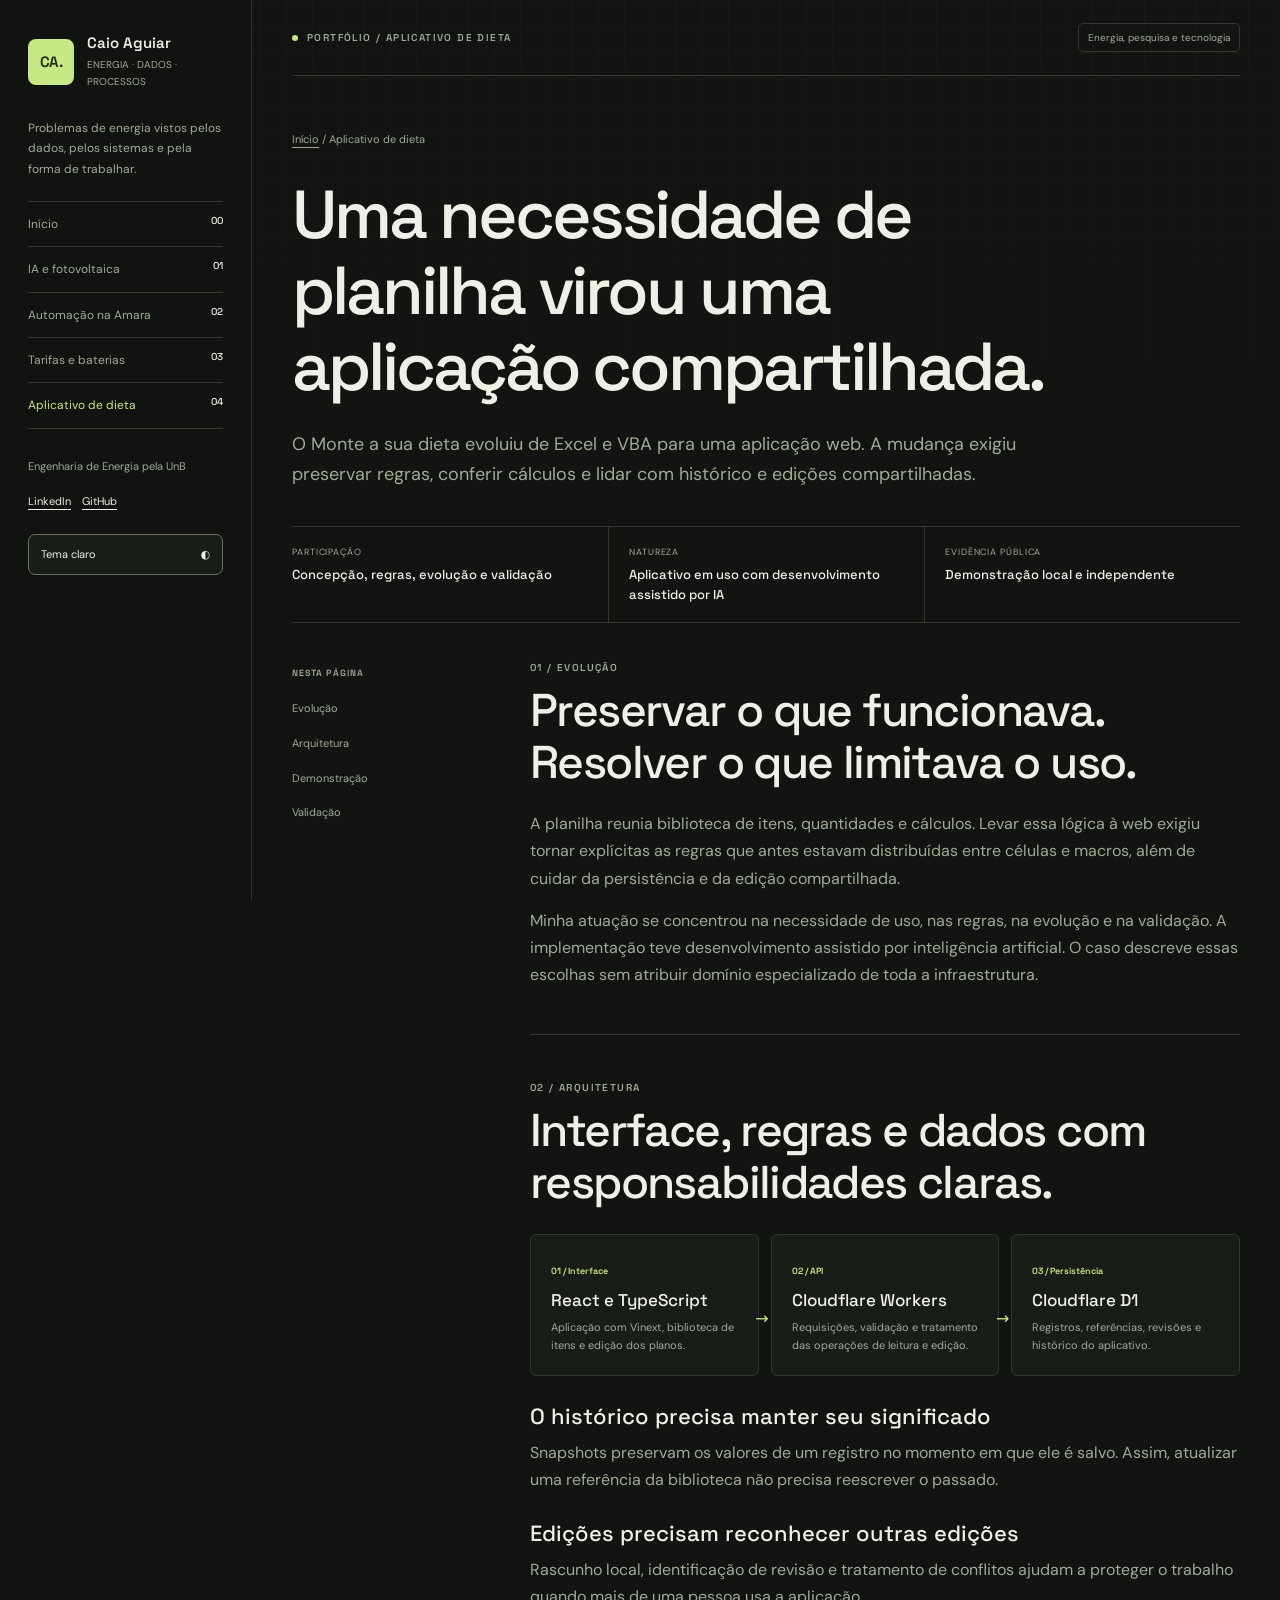
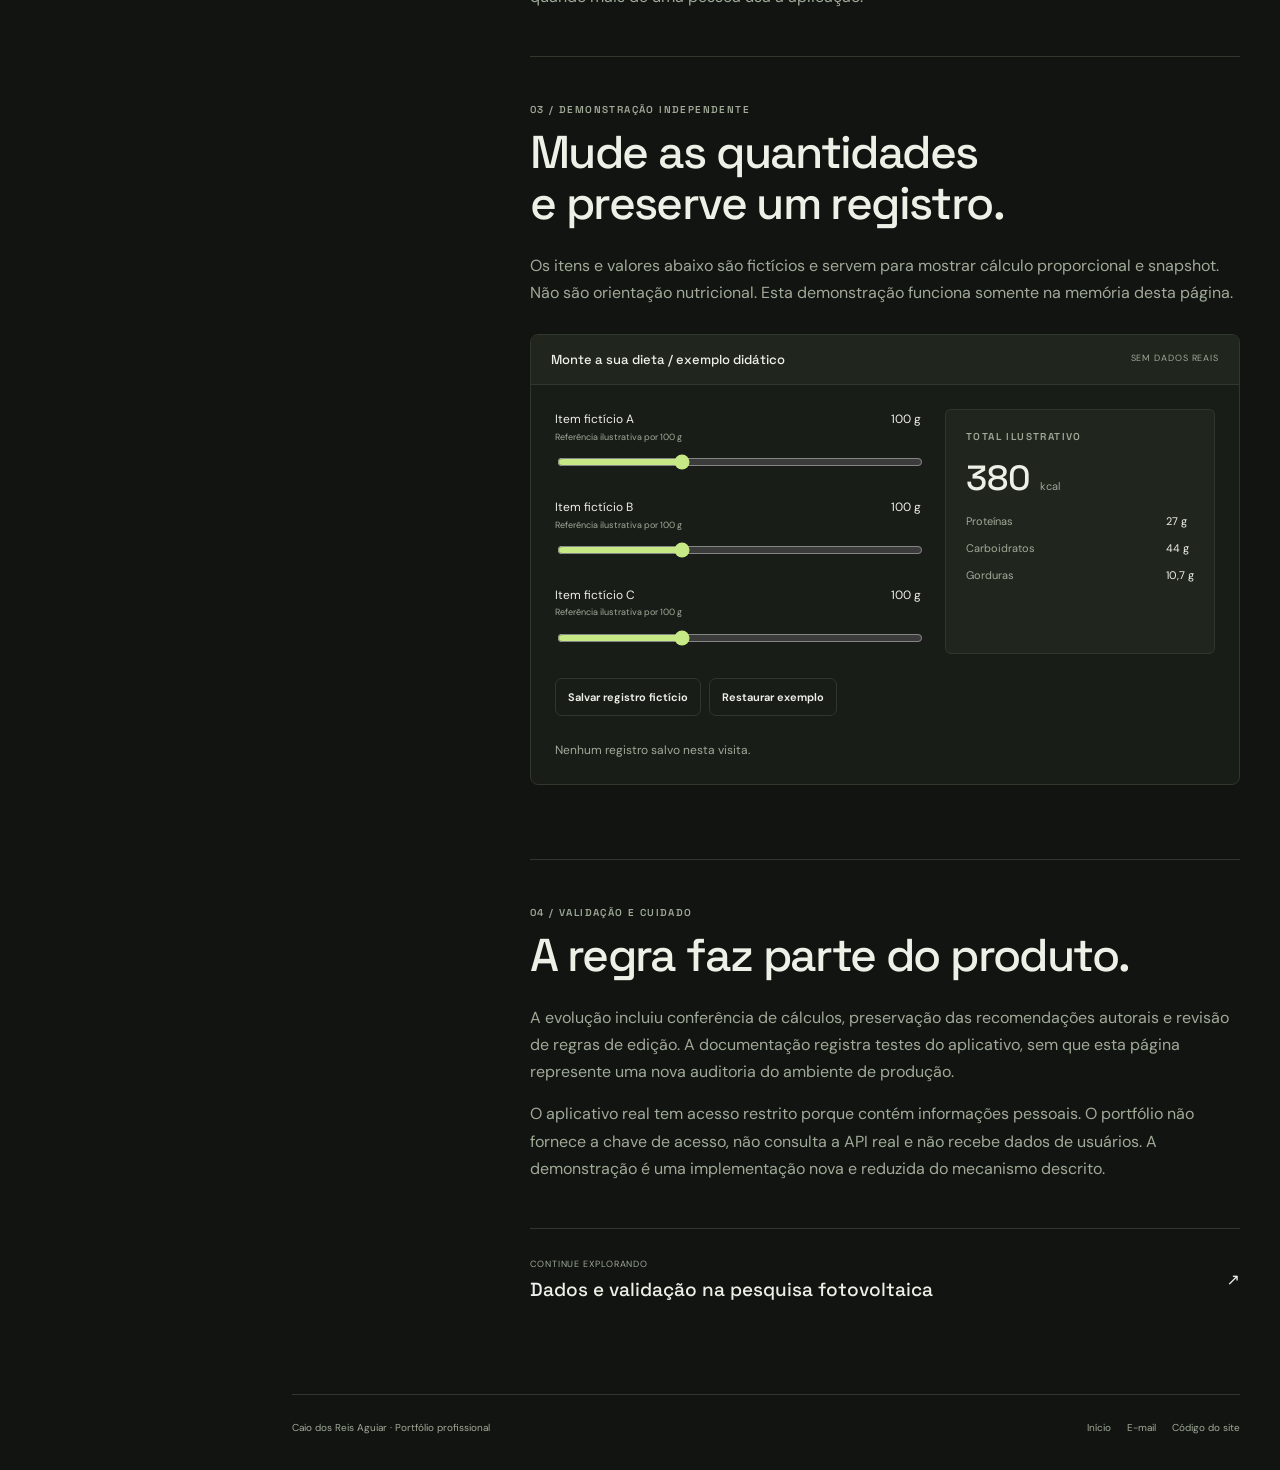
<file: projetos/dieta/index.html>
<!doctype html>
<html lang="pt-BR" data-theme="escuro"><head>
<meta charset="utf-8"><meta name="viewport" content="width=device-width, initial-scale=1">
<meta name="theme-color" content="#111410"><meta name="description" content="Da planilha à aplicação web: regras de negócio, histórico e validação, com demonstração fictícia independente.">
<title>Aplicativo de dieta | Caio Aguiar</title><meta property="og:title" content="Aplicativo de dieta | Caio Aguiar"><meta property="og:description" content="Da planilha à aplicação web: regras de negócio, histórico e validação, com demonstração fictícia independente.">
<meta property="og:type" content="website"><meta property="og:locale" content="pt_BR">
<meta property="og:image" content="https://caioaguiarkdw.github.io/assets/images/compartilhar.png">
<meta property="og:image:alt" content="Caio dos Reis Aguiar. Energia, dados, programação e processos.">
<meta name="twitter:card" content="summary_large_image">
<link rel="icon" href="../../assets/favicon.svg" type="image/svg+xml">
<script src="../../assets/theme.js"></script><link rel="stylesheet" href="../../assets/site.css">
<script src="../../assets/site.js" defer></script>

</head><body><a class="skip-link" href="#main">Ir para o conteúdo</a>
<div class="mobile-header"><a class="brand" href="../../" aria-label="Caio Aguiar, início"><span class="brand-mark">CA.</span><strong>Caio Aguiar</strong></a><div class="mobile-actions"><button class="theme-button" data-theme-toggle type="button"><span>Tema claro</span><b aria-hidden="true">◐</b></button><button id="menu-toggle" class="icon-button" aria-controls="navigation" aria-expanded="false" aria-label="Abrir navegação">☰</button></div></div>
<div class="site-shell"><aside id="navigation" class="sidebar"><a class="brand" href="../../"><span class="brand-mark">CA.</span><span><strong>Caio Aguiar</strong><small>ENERGIA · DADOS · PROCESSOS</small></span></a>
<button id="nav-close" class="button small" type="button">Fechar navegação</button>
<p class="sidebar-summary">Problemas de energia vistos pelos dados, pelos sistemas e pela forma de trabalhar.</p><nav class="sidebar-nav" aria-label="Principal"><a href="../../" >Início <span>00</span></a><a href="../../projetos/tcc/" >IA e fotovoltaica<span>01</span></a><a href="../../projetos/odoo/" >Automação na Amara<span>02</span></a><a href="../../projetos/baterias/" >Tarifas e baterias<span>03</span></a><a href="../../projetos/dieta/" aria-current="page">Aplicativo de dieta<span>04</span></a></nav>
<div class="sidebar-foot"><p>Engenharia de Energia pela UnB</p><div class="sidebar-links"><a href="https://www.linkedin.com/in/caio-aguiar-01919a236/">LinkedIn</a><a href="https://github.com/caioaguiarkdw">GitHub</a></div><button class="theme-button" data-theme-toggle type="button"><span>Tema claro</span><b aria-hidden="true">◐</b></button></div></aside>
<button class="nav-scrim" tabindex="-1" aria-label="Fechar navegação"></button>
<main id="main" class="site-main" tabindex="-1"><div class="content"><div class="topline"><p class="eyebrow dot">Portfólio / Aplicativo de dieta</p><span class="status-pill">Energia, pesquisa e tecnologia</span></div><header class="project-hero"><div class="breadcrumbs"><a href="../../">Início</a> / Aplicativo de dieta</div><h1>Uma necessidade de planilha virou uma aplicação compartilhada.</h1><p class="lead">O Monte a sua dieta evoluiu de Excel e VBA para uma aplicação web. A mudança exigiu preservar regras, conferir cálculos e lidar com histórico e edições compartilhadas.</p><dl class="project-meta"><div><dt>Participação</dt><dd>Concepção, regras, evolução e validação</dd></div><div><dt>Natureza</dt><dd>Aplicativo em uso com desenvolvimento assistido por IA</dd></div><div><dt>Evidência pública</dt><dd>Demonstração local e independente</dd></div></dl></header><div class="case-grid"><nav class="case-index" aria-label="Nesta página"><strong>NESTA PÁGINA</strong><a href="#evolucao">Evolução</a><a href="#arquitetura">Arquitetura</a><a href="#demo">Demonstração</a><a href="#validacao">Validação</a></nav><div class="case-content"><section class="case-section" id="evolucao"><p class="eyebrow">01 / Evolução</p><h2>Preservar o que funcionava. Resolver o que limitava o uso.</h2><p>A planilha reunia biblioteca de itens, quantidades e cálculos. Levar essa lógica à web exigiu tornar explícitas as regras que antes estavam distribuídas entre células e macros, além de cuidar da persistência e da edição compartilhada.</p><p>Minha atuação se concentrou na necessidade de uso, nas regras, na evolução e na validação. A implementação teve desenvolvimento assistido por inteligência artificial. O caso descreve essas escolhas sem atribuir domínio especializado de toda a infraestrutura.</p></section><section class="case-section" id="arquitetura"><p class="eyebrow">02 / Arquitetura</p><h2>Interface, regras e dados com responsabilidades claras.</h2><div class="architecture"><div class="arch-box"><small>01 / Interface</small><h3>React e TypeScript</h3><p>Aplicação com Vinext, biblioteca de itens e edição dos planos.</p></div><div class="arch-box"><small>02 / API</small><h3>Cloudflare Workers</h3><p>Requisições, validação e tratamento das operações de leitura e edição.</p></div><div class="arch-box"><small>03 / Persistência</small><h3>Cloudflare D1</h3><p>Registros, referências, revisões e histórico do aplicativo.</p></div></div><h3>O histórico precisa manter seu significado</h3><p>Snapshots preservam os valores de um registro no momento em que ele é salvo. Assim, atualizar uma referência da biblioteca não precisa reescrever o passado.</p><h3>Edições precisam reconhecer outras edições</h3><p>Rascunho local, identificação de revisão e tratamento de conflitos ajudam a proteger o trabalho quando mais de uma pessoa usa a aplicação.</p></section><section class="case-section" id="demo"><p class="eyebrow">03 / Demonstração independente</p><h2>Mude as quantidades e preserve um registro.</h2><p>Os itens e valores abaixo são fictícios e servem para mostrar cálculo proporcional e snapshot. Não são orientação nutricional. Esta demonstração funciona somente na memória desta página.</p><div class="interactive-panel"><div class="panel-head"><strong>Monte a sua dieta / exemplo didático</strong><span>SEM DADOS REAIS</span></div><div class="diet-demo" id="diet-demo"><div><div class="demo-control"><label for="diet-0">Item fictício A<output for="diet-0">100 g</output></label><small>Referência ilustrativa por 100 g</small><input id="diet-0" type="range" min="0" max="300" step="5" value="100"></div><div class="demo-control"><label for="diet-1">Item fictício B<output for="diet-1">100 g</output></label><small>Referência ilustrativa por 100 g</small><input id="diet-1" type="range" min="0" max="300" step="5" value="100"></div><div class="demo-control"><label for="diet-2">Item fictício C<output for="diet-2">100 g</output></label><small>Referência ilustrativa por 100 g</small><input id="diet-2" type="range" min="0" max="300" step="5" value="100"></div></div><div class="diet-summary"><p class="eyebrow">Total ilustrativo</p><p class="kcal"><span data-nutrient="kcal">380</span> <small>kcal</small></p><dl><dt>Proteínas</dt><dd><span data-nutrient="protein">27</span> g</dd><dt>Carboidratos</dt><dd><span data-nutrient="carbs">44</span> g</dd><dt>Gorduras</dt><dd><span data-nutrient="fat">10,7</span> g</dd></dl></div></div><div class="demo-footer"><button id="diet-save" class="button small">Salvar registro fictício</button><button id="diet-reset" class="button small">Restaurar exemplo</button></div><p id="diet-history" class="demo-history" role="status">Nenhum registro salvo nesta visita.</p></div><noscript><p>Ative JavaScript para alterar quantidades e salvar um registro fictício.</p></noscript></section><section class="case-section" id="validacao"><p class="eyebrow">04 / Validação e cuidado</p><h2>A regra faz parte do produto.</h2><p>A evolução incluiu conferência de cálculos, preservação das recomendações autorais e revisão de regras de edição. A documentação registra testes do aplicativo, sem que esta página represente uma nova auditoria do ambiente de produção.</p><p>O aplicativo real tem acesso restrito porque contém informações pessoais. O portfólio não fornece a chave de acesso, não consulta a API real e não recebe dados de usuários. A demonstração é uma implementação nova e reduzida do mecanismo descrito.</p></section><a class="next-project" href="../../projetos/tcc/"><span><small>Continue explorando</small><strong>Dados e validação na pesquisa fotovoltaica</strong></span><span aria-hidden="true">↗</span></a></div></div>
<footer class="footer"><span>Caio dos Reis Aguiar · Portfólio profissional</span><nav aria-label="Rodapé"><a href="../../">Início</a><a href="mailto:caioaguiarkdw@gmail.com">E-mail</a><a href="https://github.com/caioaguiarkdw/caioaguiarkdw.github.io">Código do site</a></nav></footer></div></main></div>
<p id="announcement" class="sr-only" role="status" aria-live="polite"></p></body></html>
</file>
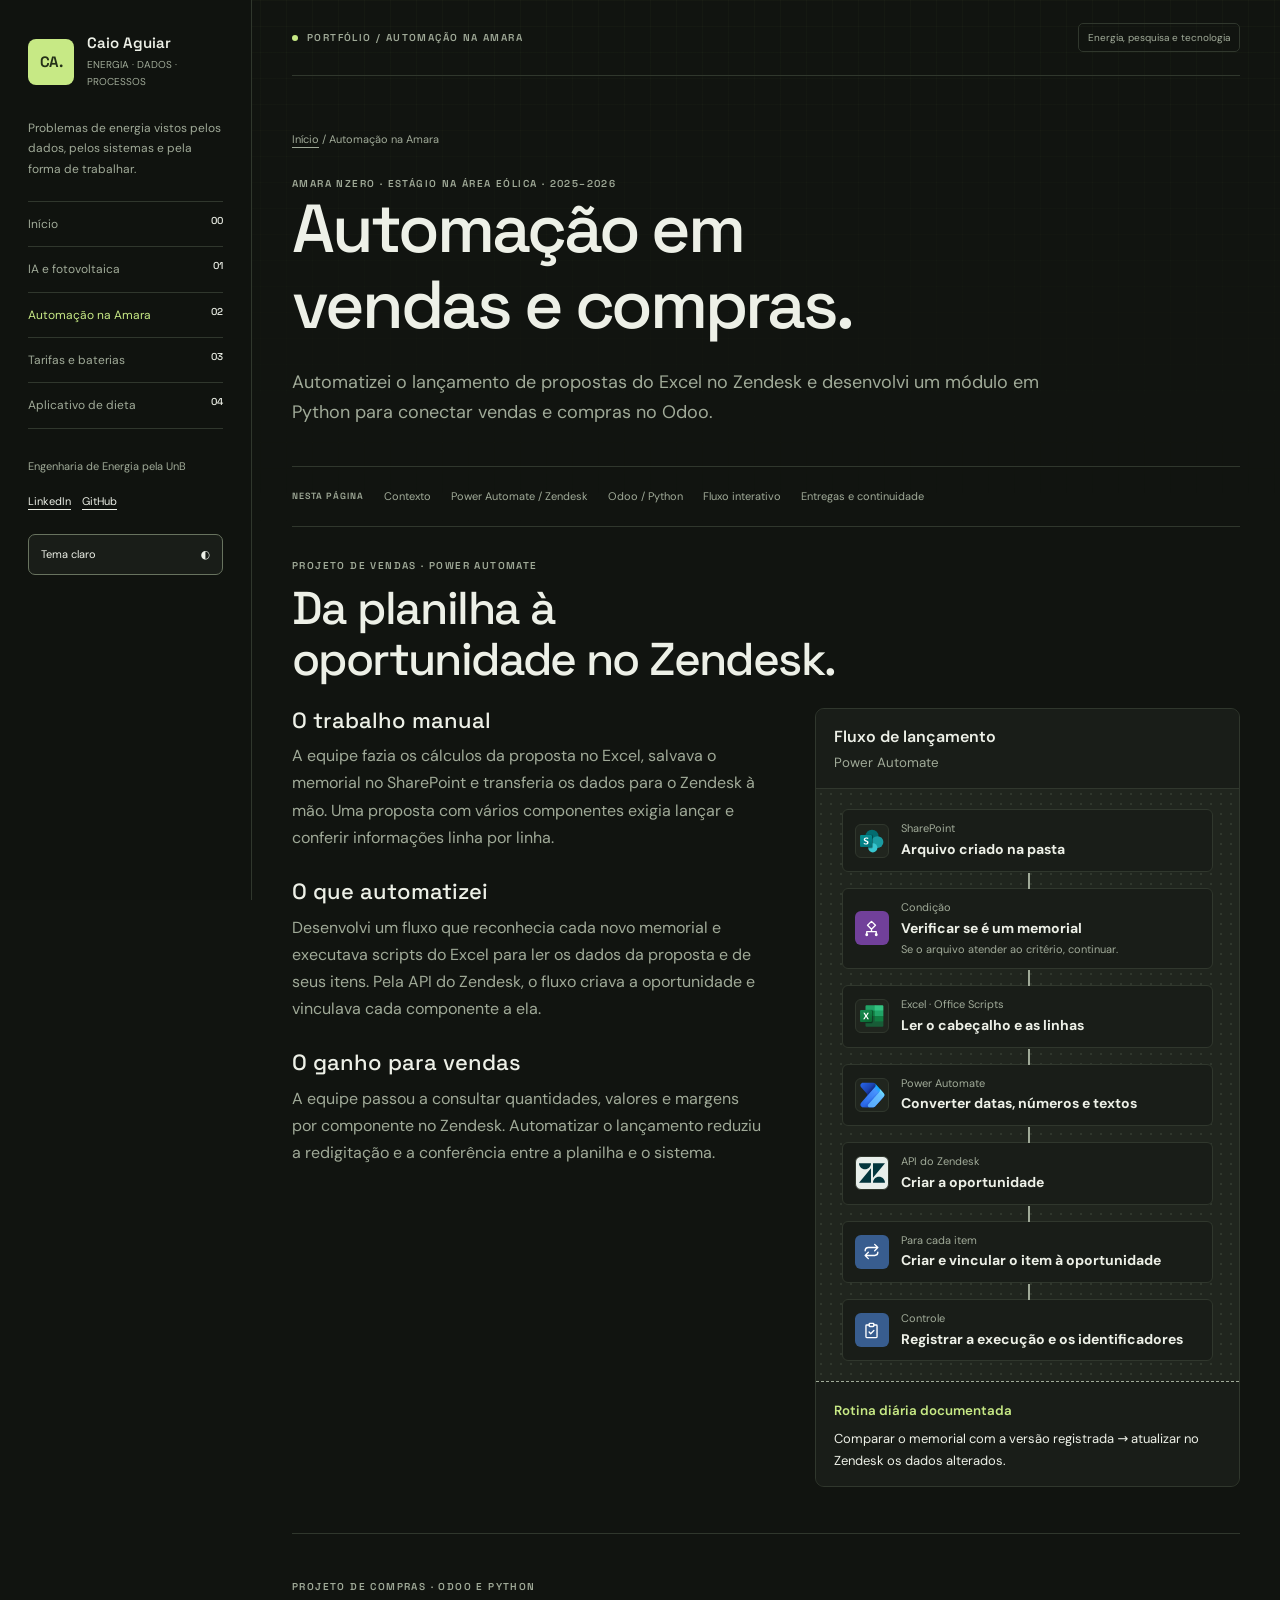
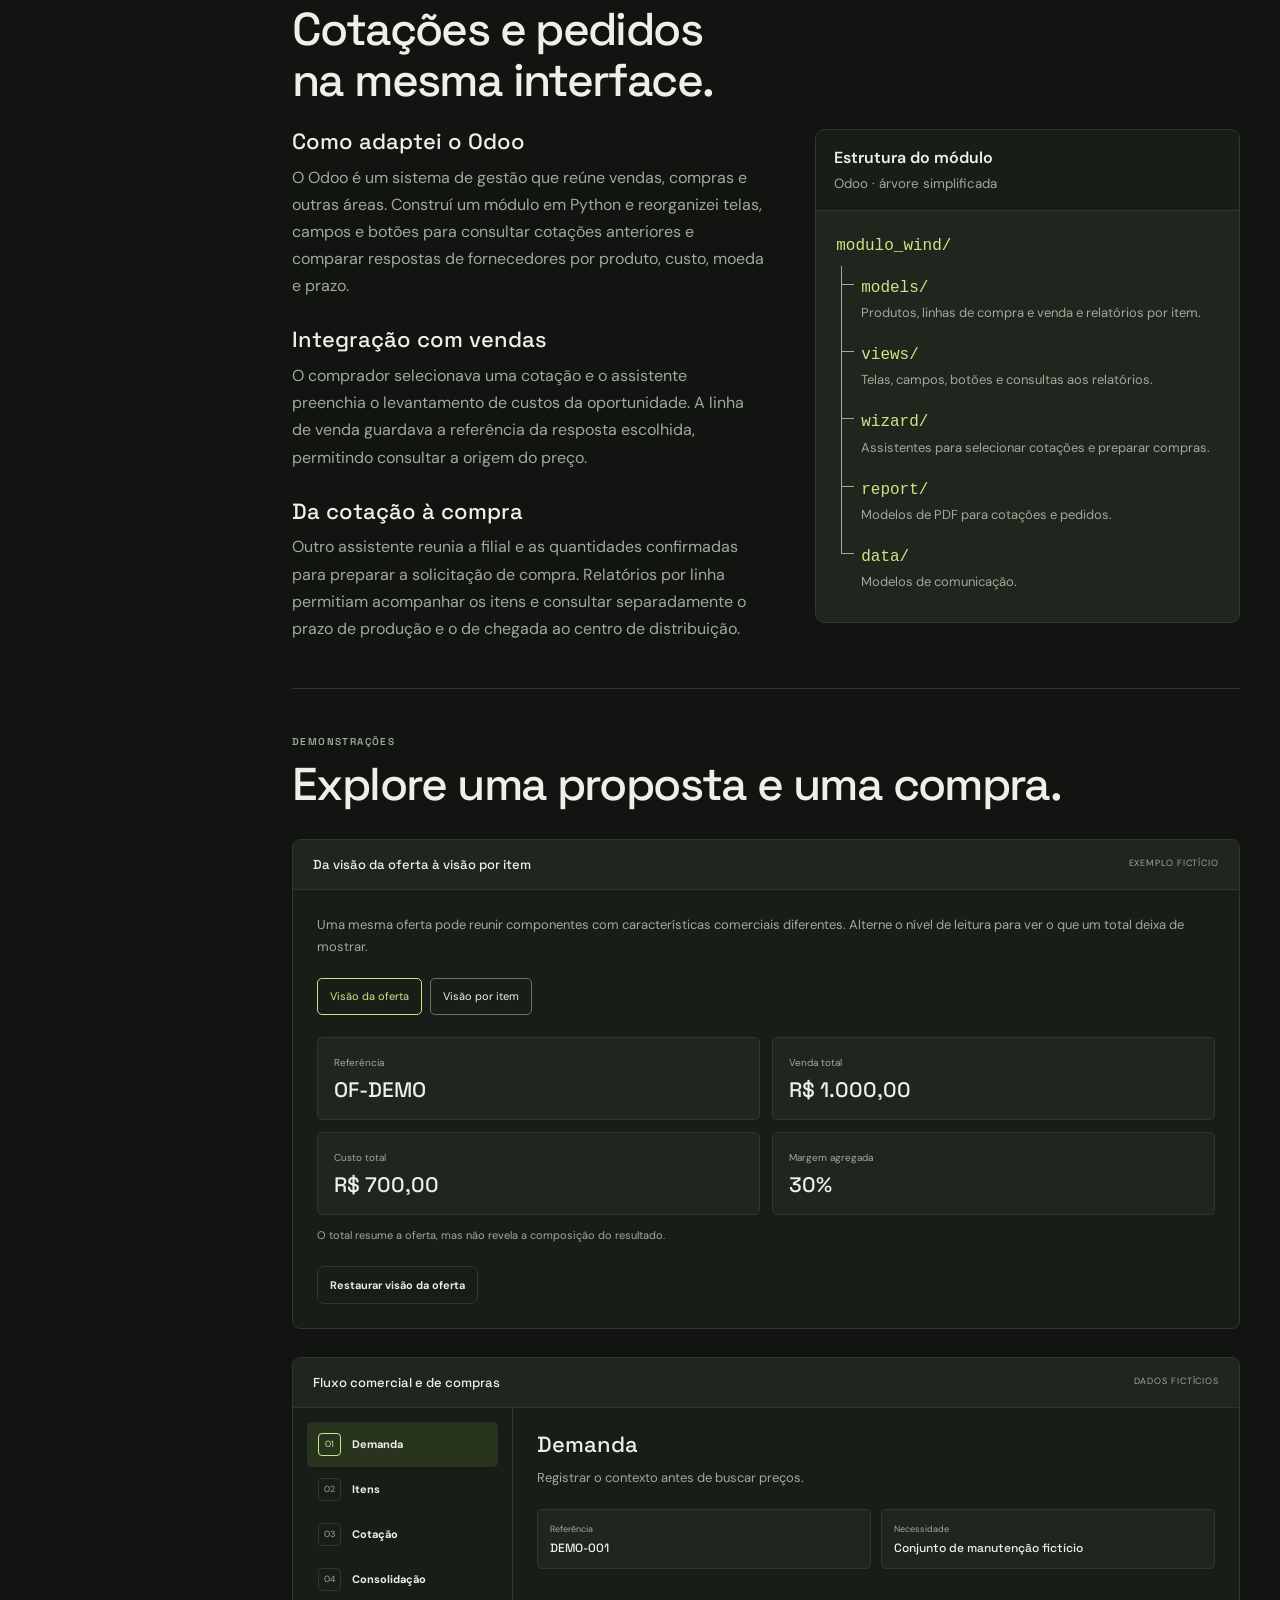
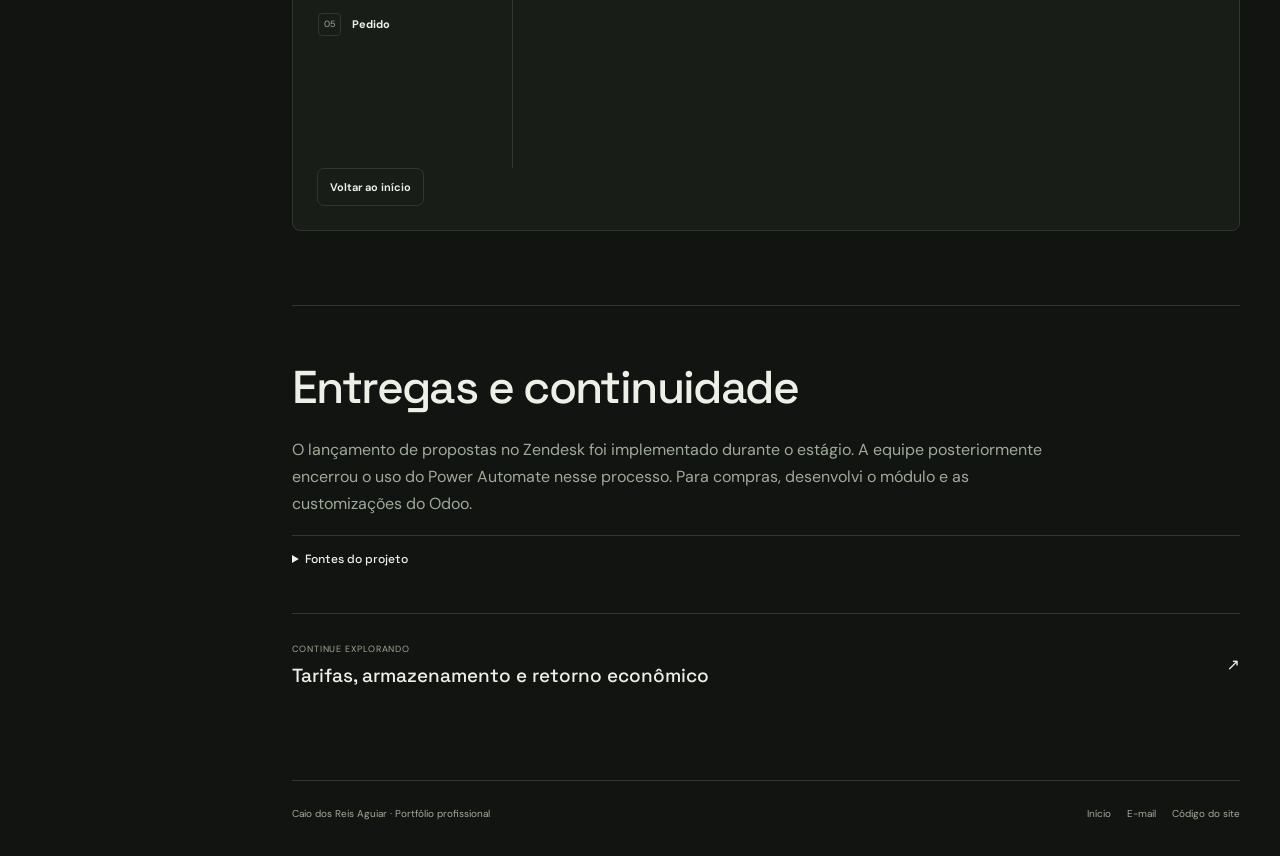
<file: projetos/odoo/index.html>
<!doctype html>
<html lang="pt-BR" data-theme="escuro"><head>
<meta charset="utf-8"><meta name="viewport" content="width=device-width, initial-scale=1">
<meta name="theme-color" content="#111410"><meta name="description" content="Dois projetos na equipe Wind da Amara NZero: automação comercial com Power Automate e Zendesk e desenvolvimento de módulo e processos de compras no Odoo.">
<title>Automação na Amara | Caio Aguiar</title><meta property="og:title" content="Automação na Amara | Caio Aguiar"><meta property="og:description" content="Dois projetos na equipe Wind da Amara NZero: automação comercial com Power Automate e Zendesk e desenvolvimento de módulo e processos de compras no Odoo.">
<meta property="og:type" content="website"><meta property="og:locale" content="pt_BR">
<meta property="og:image" content="https://caioaguiarkdw.github.io/assets/images/compartilhar.png">
<meta property="og:image:alt" content="Caio dos Reis Aguiar. Energia, dados, programação e processos.">
<meta name="twitter:card" content="summary_large_image">
<link rel="icon" href="../../assets/favicon.svg" type="image/svg+xml">
<script src="../../assets/theme.js"></script><link rel="stylesheet" href="../../assets/site.css">
<script src="../../assets/site.js" defer></script>

</head><body><a class="skip-link" href="#main">Ir para o conteúdo</a>
<div class="mobile-header"><a class="brand" href="../../" aria-label="Caio Aguiar, início"><span class="brand-mark">CA.</span><strong>Caio Aguiar</strong></a><div class="mobile-actions"><button class="theme-button" data-theme-toggle type="button"><span>Tema claro</span><b aria-hidden="true">◐</b></button><button id="menu-toggle" class="icon-button" aria-controls="navigation" aria-expanded="false" aria-label="Abrir navegação">☰</button></div></div>
<div class="site-shell"><aside id="navigation" class="sidebar"><a class="brand" href="../../"><span class="brand-mark">CA.</span><span><strong>Caio Aguiar</strong><small>ENERGIA · DADOS · PROCESSOS</small></span></a>
<button id="nav-close" class="button small" type="button">Fechar navegação</button>
<p class="sidebar-summary">Problemas de energia vistos pelos dados, pelos sistemas e pela forma de trabalhar.</p><nav class="sidebar-nav" aria-label="Principal"><a href="../../" >Início <span>00</span></a><a href="../../projetos/tcc/" >IA e fotovoltaica<span>01</span></a><a href="../../projetos/odoo/" aria-current="page">Automação na Amara<span>02</span></a><a href="../../projetos/baterias/" >Tarifas e baterias<span>03</span></a><a href="../../projetos/dieta/" >Aplicativo de dieta<span>04</span></a></nav>
<div class="sidebar-foot"><p>Engenharia de Energia pela UnB</p><div class="sidebar-links"><a href="https://www.linkedin.com/in/caio-aguiar-01919a236/">LinkedIn</a><a href="https://github.com/caioaguiarkdw">GitHub</a></div><button class="theme-button" data-theme-toggle type="button"><span>Tema claro</span><b aria-hidden="true">◐</b></button></div></aside>
<button class="nav-scrim" tabindex="-1" aria-label="Fechar navegação"></button>
<main id="main" class="site-main" tabindex="-1"><div class="content"><div class="topline"><p class="eyebrow dot">Portfólio / Automação na Amara</p><span class="status-pill">Energia, pesquisa e tecnologia</span></div><header class="project-hero" id="contexto">
  <div class="breadcrumbs"><a href="../../">Início</a> / Automação na Amara</div>
  <p class="eyebrow">Amara NZero · estágio na área eólica · 2025–2026</p>
  <h1>Automação em vendas e compras.</h1>
  <p class="lead">Automatizei o lançamento de propostas do Excel no Zendesk e desenvolvi um módulo em Python para conectar vendas e compras no Odoo.</p>
</header>
<div class="case-grid"><nav class="case-index" aria-label="Nesta página"><strong>NESTA PÁGINA</strong><a href="#contexto">Contexto</a><a href="#power-automate">Power Automate / Zendesk</a><a href="#odoo">Odoo / Python</a><a href="#fluxo">Fluxo interativo</a><a href="#entregas">Entregas e continuidade</a></nav><div class="case-content">
<section class="case-section" id="power-automate">
  <p class="eyebrow">Projeto de vendas · Power Automate</p>
  <h2>Da planilha à oportunidade no Zendesk.</h2>
  <div class="amara-workspace">
    <div class="amara-story">
      <h3>O trabalho manual</h3>
      <p>A equipe fazia os cálculos da proposta no Excel, salvava o memorial no SharePoint e transferia os dados para o Zendesk à mão. Uma proposta com vários componentes exigia lançar e conferir informações linha por linha.</p>
      <h3>O que automatizei</h3>
      <p>Desenvolvi um fluxo que reconhecia cada novo memorial e executava scripts do Excel para ler os dados da proposta e de seus itens. Pela API do Zendesk, o fluxo criava a oportunidade e vinculava cada componente a ela.</p>
      <h3>O ganho para vendas</h3>
      <p>A equipe passou a consultar quantidades, valores e margens por componente no Zendesk. Automatizar o lançamento reduziu a redigitação e a conferência entre a planilha e o sistema.</p>
    </div>
    <figure class="amara-canvas">
      <figcaption>Fluxo de lançamento <small>Power Automate</small></figcaption>
      <ol class="amara-nodes">
        <li>
          <span class="amara-glyph amara-glyph--app"><img src="../../assets/icons/sharepoint.svg" alt="" width="26" height="26"></span>
          <div><small>SharePoint</small><strong>Arquivo criado na pasta</strong></div>
        </li>
        <li>
          <span class="amara-glyph amara-glyph--logic" aria-hidden="true"><svg viewBox="0 0 24 24"><path d="m12 3 5 5-5 5-5-5 5-5Zm0 10v3m-6 4v-4h12v4"/><circle cx="6" cy="20" r="1"/><circle cx="18" cy="20" r="1"/></svg></span>
          <div><small>Condição</small><strong>Verificar se é um memorial</strong><p>Se o arquivo atender ao critério, continuar.</p></div>
        </li>
        <li>
          <span class="amara-glyph amara-glyph--app"><img src="../../assets/icons/excel.svg" alt="" width="26" height="26"></span>
          <div><small>Excel · Office Scripts</small><strong>Ler o cabeçalho e as linhas</strong></div>
        </li>
        <li>
          <span class="amara-glyph amara-glyph--app"><img src="../../assets/icons/power-automate.svg" alt="" width="26" height="26"></span>
          <div><small>Power Automate</small><strong>Converter datas, números e textos</strong></div>
        </li>
        <li>
          <span class="amara-glyph amara-glyph--app amara-glyph--zendesk"><img src="../../assets/icons/zendesk.svg" alt="" width="26" height="26"></span>
          <div><small>API do Zendesk</small><strong>Criar a oportunidade</strong></div>
        </li>
        <li>
          <span class="amara-glyph" aria-hidden="true"><svg viewBox="0 0 24 24"><path d="m16 3 4 4-4 4m4-4H8a4 4 0 0 0-4 4m4 10-4-4 4-4m-4 4h12a4 4 0 0 0 4-4"/></svg></span>
          <div><small>Para cada item</small><strong>Criar e vincular o item à oportunidade</strong></div>
        </li>
        <li>
          <span class="amara-glyph" aria-hidden="true"><svg viewBox="0 0 24 24"><path d="M9 5H6a1 1 0 0 0-1 1v14a1 1 0 0 0 1 1h12a1 1 0 0 0 1-1V6a1 1 0 0 0-1-1h-3"/><rect x="9" y="3" width="6" height="4" rx="1"/><path d="m9 14 2 2 4-4"/></svg></span>
          <div><small>Controle</small><strong>Registrar a execução e os identificadores</strong></div>
        </li>
      </ol>
      <div class="amara-schedule"><small>Rotina diária documentada</small><p>Comparar o memorial com a versão registrada → atualizar no Zendesk os dados alterados.</p></div>
    </figure>
  </div>
</section>
<section class="case-section" id="odoo">
  <p class="eyebrow">Projeto de compras · Odoo e Python</p>
  <h2>Cotações e pedidos na mesma interface.</h2>
  <div class="amara-workspace">
    <div class="amara-story">
      <h3 id="decisoes">Como adaptei o Odoo</h3>
      <p>O Odoo é um sistema de gestão que reúne vendas, compras e outras áreas. Construí um módulo em Python e reorganizei telas, campos e botões para consultar cotações anteriores e comparar respostas de fornecedores por produto, custo, moeda e prazo.</p>
      <h3>Integração com vendas</h3>
      <p>O comprador selecionava uma cotação e o assistente preenchia o levantamento de custos da oportunidade. A linha de venda guardava a referência da resposta escolhida, permitindo consultar a origem do preço.</p>
      <h3>Da cotação à compra</h3>
      <p>Outro assistente reunia a filial e as quantidades confirmadas para preparar a solicitação de compra. Relatórios por linha permitiam acompanhar os itens e consultar separadamente o prazo de produção e o de chegada ao centro de distribuição.</p>
    </div>
    <figure class="amara-module">
      <figcaption>Estrutura do módulo <small>Odoo · árvore simplificada</small></figcaption>
      <div class="amara-tree"><code>modulo_wind/</code>
        <ul>
          <li><code>models/</code><span>Produtos, linhas de compra e venda e relatórios por item.</span></li>
          <li><code>views/</code><span>Telas, campos, botões e consultas aos relatórios.</span></li>
          <li><code>wizard/</code><span>Assistentes para selecionar cotações e preparar compras.</span></li>
          <li><code>report/</code><span>Modelos de PDF para cotações e pedidos.</span></li>
          <li><code>data/</code><span>Modelos de comunicação.</span></li>
        </ul>
      </div>
    </figure>
  </div>
</section>
<section class="case-section" id="fluxo">
  <p class="eyebrow">Demonstrações</p><h2>Explore uma proposta e uma compra.</h2>
  <div class="interactive-panel amara-granularity" id="sales-demo">
    <div class="panel-head"><strong>Da visão da oferta à visão por item</strong><span>EXEMPLO FICTÍCIO</span></div>
    <div class="amara-demo-body">
      <p>Uma mesma oferta pode reunir componentes com características comerciais diferentes. Alterne o nível de leitura para ver o que um total deixa de mostrar.</p>
      <div class="figure-tabs" role="group" aria-label="Nível de detalhamento do exemplo comercial"><button type="button" data-sales-view="offer" aria-pressed="true">Visão da oferta</button><button type="button" data-sales-view="items" aria-pressed="false">Visão por item</button></div>
      <div data-sales-panel="offer" class="amara-sales-panel">
        <dl class="amara-offer"><div><dt>Referência</dt><dd>OF-DEMO</dd></div><div><dt>Venda total</dt><dd>R$ 1.000,00</dd></div><div><dt>Custo total</dt><dd>R$ 700,00</dd></div><div><dt>Margem agregada</dt><dd>30%</dd></div></dl>
        <p class="figure-caption">O total resume a oferta, mas não revela a composição do resultado.</p>
      </div>
      <div data-sales-panel="items" class="amara-sales-panel" hidden>
        <div class="table-scroll" tabindex="0" role="region" aria-label="Itens fictícios da oferta OF-DEMO"><table><caption>Detalhamento fictício, vinculado à mesma oferta</caption><thead><tr><th scope="col">Oferta</th><th scope="col">Item</th><th scope="col">Quantidade</th><th scope="col">Venda</th><th scope="col">Custo</th><th scope="col">Margem</th></tr></thead><tbody><tr><td>OF-DEMO</td><th scope="row">Componente A</th><td>4</td><td>R$ 400,00</td><td>R$ 320,00</td><td>20%</td></tr><tr><td>OF-DEMO</td><th scope="row">Componente B</th><td>2</td><td>R$ 600,00</td><td>R$ 380,00</td><td>36,7%</td></tr></tbody></table></div>
        <p class="figure-caption">Venda e custo são totais de cada linha. Margem ilustrativa = (venda − custo) ÷ venda. O exemplo demonstra a estrutura dos dados, sem representar resultados comerciais da empresa.</p>
      </div>
      <button type="button" id="sales-reset" class="button small">Restaurar visão da oferta</button>
      <noscript><p>Com JavaScript desativado, consulte também o detalhamento por item apresentado acima.</p></noscript>
    </div>
  </div>
  <div class="interactive-panel"><div class="panel-head"><strong>Fluxo comercial e de compras</strong><span>DADOS FICTÍCIOS</span></div><div class="process-demo"><div class="process-steps" role="group" aria-label="Etapas do processo"><button data-stage="0" aria-pressed="true"><span>01</span><strong>Demanda</strong></button><button data-stage="1" aria-pressed="false"><span>02</span><strong>Itens</strong></button><button data-stage="2" aria-pressed="false"><span>03</span><strong>Cotação</strong></button><button data-stage="3" aria-pressed="false"><span>04</span><strong>Consolidação</strong></button><button data-stage="4" aria-pressed="false"><span>05</span><strong>Pedido</strong></button></div><div id="process-stage" class="process-stage" aria-live="polite"><h3>Demanda → itens → cotação → consolidação → pedido</h3><p>As referências preservam o vínculo entre a necessidade, as respostas recebidas e o pedido. Ative JavaScript para explorar as etapas.</p></div></div><div class="demo-footer"><button id="process-reset" class="button small">Voltar ao início</button></div></div>
</section>
<section class="case-section" id="entregas">
  <h2>Entregas e continuidade</h2>
  <p>O lançamento de propostas no Zendesk foi implementado durante o estágio. A equipe posteriormente encerrou o uso do Power Automate nesse processo. Para compras, desenvolvi o módulo e as customizações do Odoo.</p>
  <details class="amara-technical" id="limites"><summary>Fontes do projeto</summary><div class="amara-technical-body"><p>O relato se baseia no relatório de estágio, no mapeamento do processo, na apresentação do projeto e nos arquivos técnicos do módulo. Os ganhos de produtividade são qualitativos. As demonstrações usam dados fictícios.</p></div></details>
</section>
<a class="next-project" href="../../projetos/baterias/"><span><small>Continue explorando</small><strong>Tarifas, armazenamento e retorno econômico</strong></span><span aria-hidden="true">↗</span></a>
</div></div>
<footer class="footer"><span>Caio dos Reis Aguiar · Portfólio profissional</span><nav aria-label="Rodapé"><a href="../../">Início</a><a href="mailto:caioaguiarkdw@gmail.com">E-mail</a><a href="https://github.com/caioaguiarkdw/caioaguiarkdw.github.io">Código do site</a></nav></footer></div></main></div>
<p id="announcement" class="sr-only" role="status" aria-live="polite"></p></body></html>
</file>
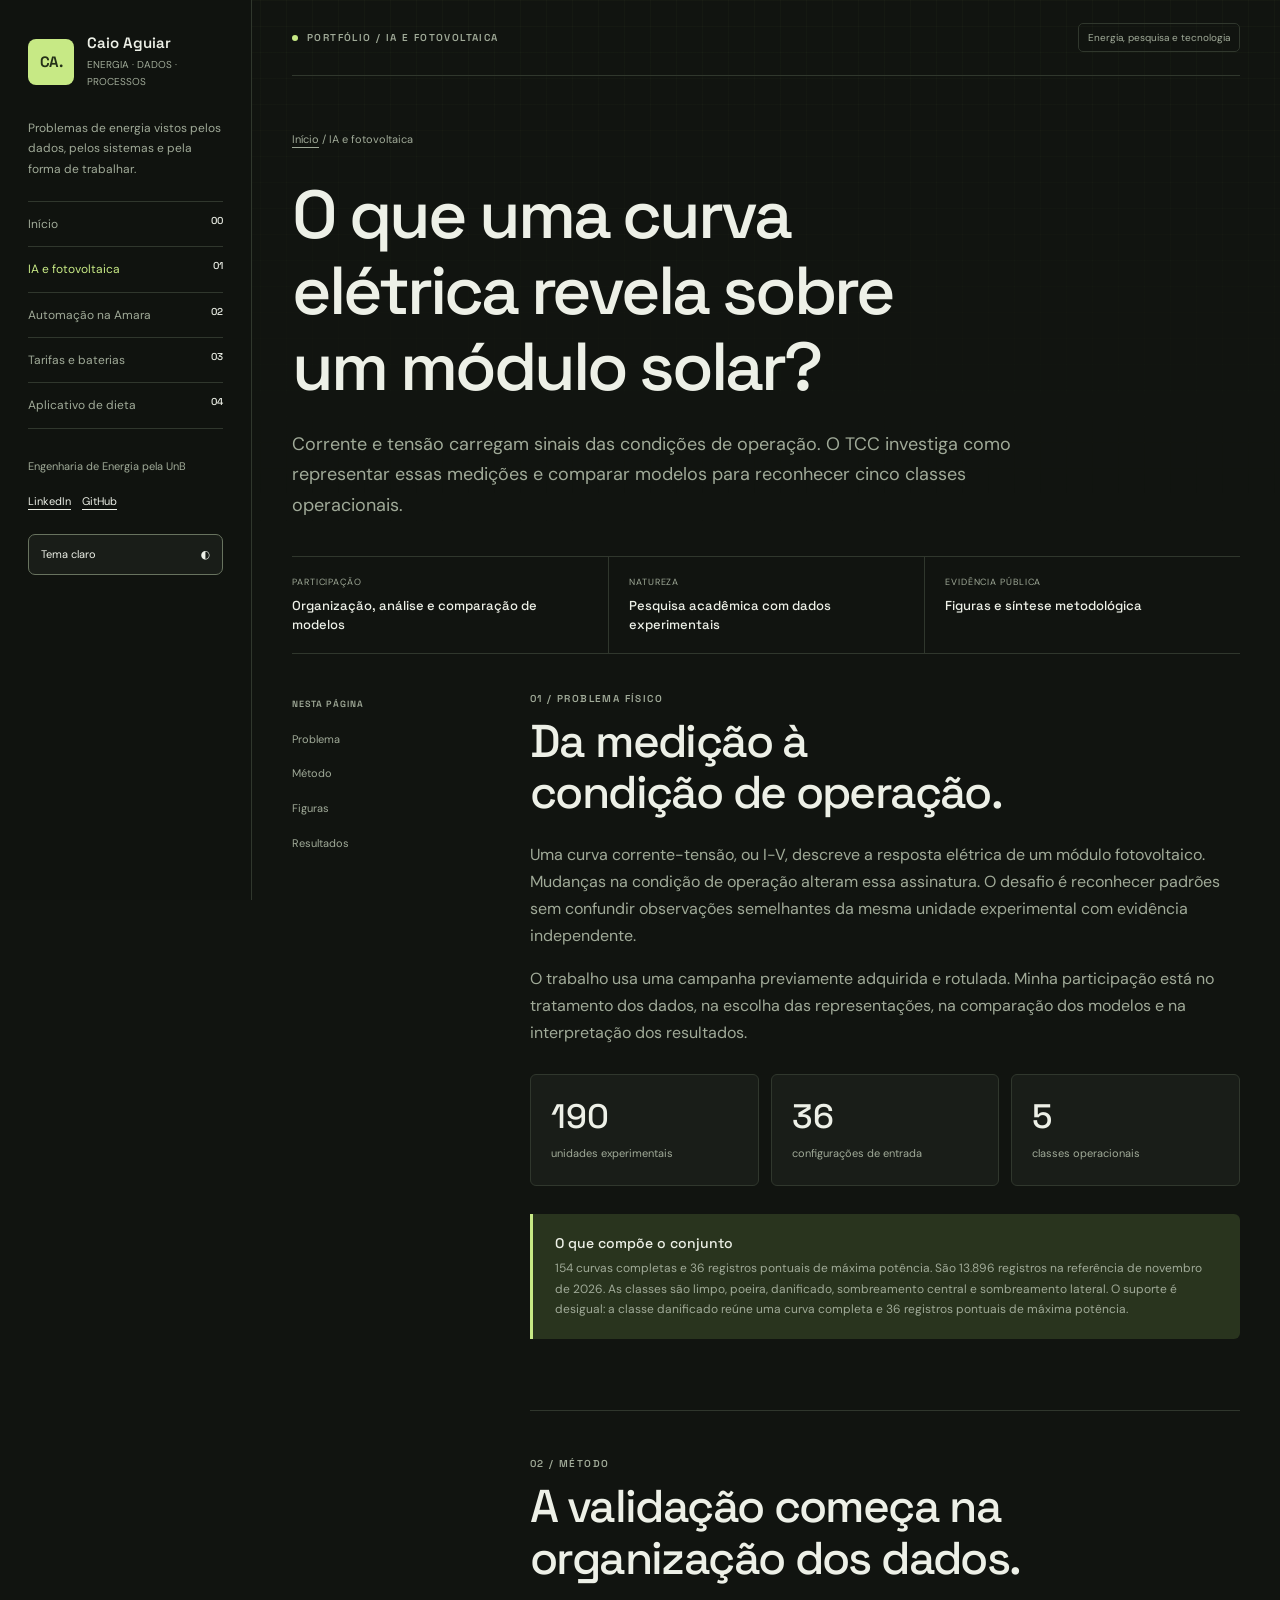
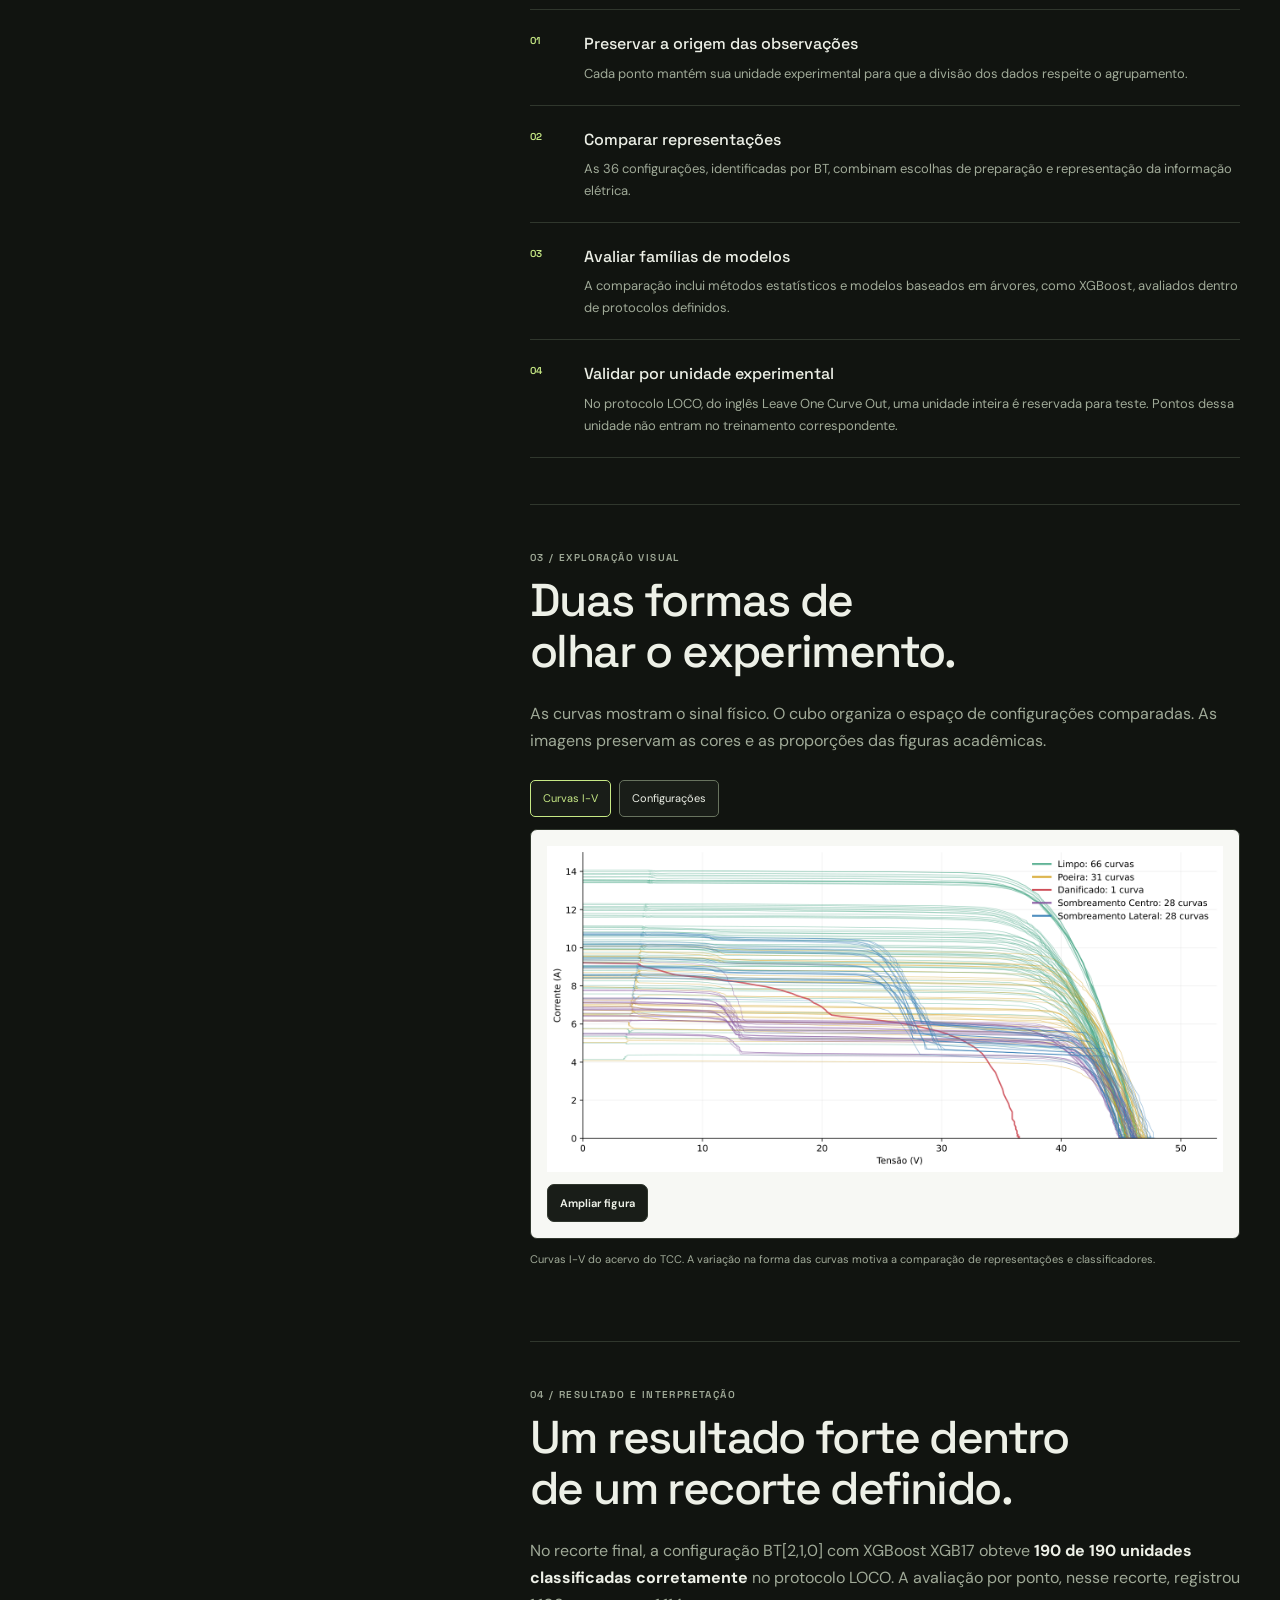
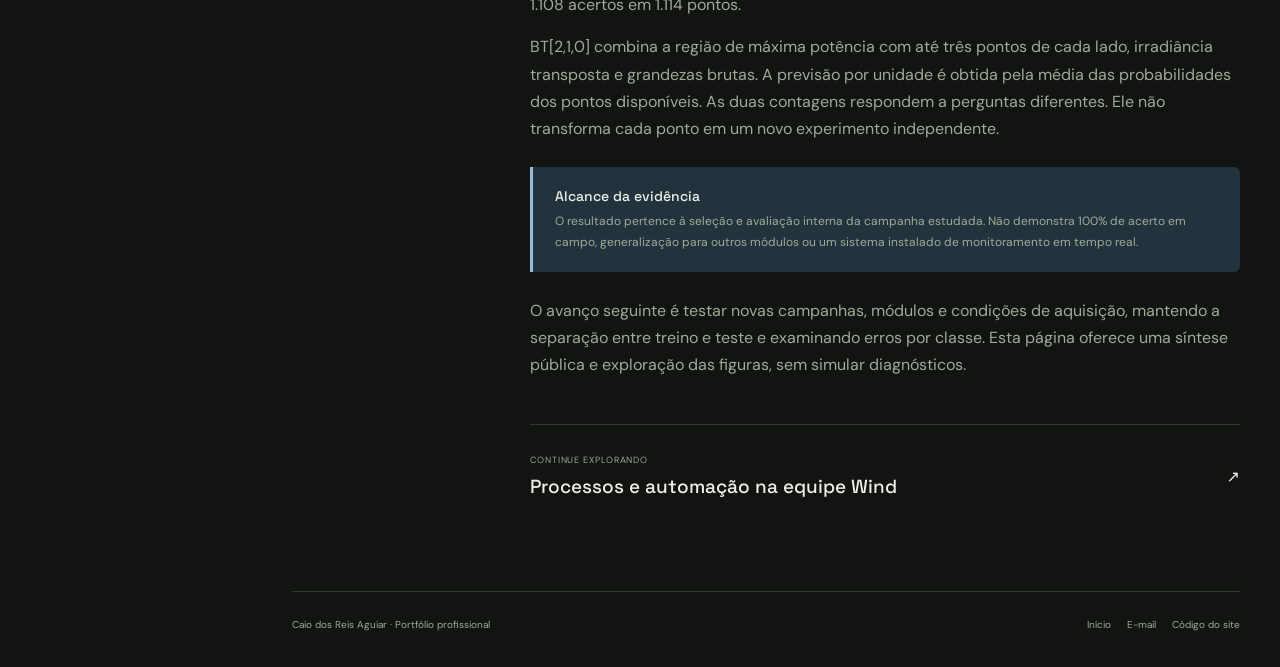
<file: projetos/tcc/index.html>
<!doctype html>
<html lang="pt-BR" data-theme="escuro"><head>
<meta charset="utf-8"><meta name="viewport" content="width=device-width, initial-scale=1">
<meta name="theme-color" content="#111410"><meta name="description" content="Pesquisa sobre classificação de condições de operação de módulos solares, com dados experimentais e validação agrupada.">
<title>IA e fotovoltaica | Caio Aguiar</title><meta property="og:title" content="IA e fotovoltaica | Caio Aguiar"><meta property="og:description" content="Pesquisa sobre classificação de condições de operação de módulos solares, com dados experimentais e validação agrupada.">
<meta property="og:type" content="website"><meta property="og:locale" content="pt_BR">
<meta property="og:image" content="https://caioaguiarkdw.github.io/assets/images/compartilhar.png">
<meta property="og:image:alt" content="Caio dos Reis Aguiar. Energia, dados, programação e processos.">
<meta name="twitter:card" content="summary_large_image">
<link rel="icon" href="../../assets/favicon.svg" type="image/svg+xml">
<script src="../../assets/theme.js"></script><link rel="stylesheet" href="../../assets/site.css">
<script src="../../assets/site.js" defer></script>

</head><body><a class="skip-link" href="#main">Ir para o conteúdo</a>
<div class="mobile-header"><a class="brand" href="../../" aria-label="Caio Aguiar, início"><span class="brand-mark">CA.</span><strong>Caio Aguiar</strong></a><div class="mobile-actions"><button class="theme-button" data-theme-toggle type="button"><span>Tema claro</span><b aria-hidden="true">◐</b></button><button id="menu-toggle" class="icon-button" aria-controls="navigation" aria-expanded="false" aria-label="Abrir navegação">☰</button></div></div>
<div class="site-shell"><aside id="navigation" class="sidebar"><a class="brand" href="../../"><span class="brand-mark">CA.</span><span><strong>Caio Aguiar</strong><small>ENERGIA · DADOS · PROCESSOS</small></span></a>
<button id="nav-close" class="button small" type="button">Fechar navegação</button>
<p class="sidebar-summary">Problemas de energia vistos pelos dados, pelos sistemas e pela forma de trabalhar.</p><nav class="sidebar-nav" aria-label="Principal"><a href="../../" >Início <span>00</span></a><a href="../../projetos/tcc/" aria-current="page">IA e fotovoltaica<span>01</span></a><a href="../../projetos/odoo/" >Automação na Amara<span>02</span></a><a href="../../projetos/baterias/" >Tarifas e baterias<span>03</span></a><a href="../../projetos/dieta/" >Aplicativo de dieta<span>04</span></a></nav>
<div class="sidebar-foot"><p>Engenharia de Energia pela UnB</p><div class="sidebar-links"><a href="https://www.linkedin.com/in/caio-aguiar-01919a236/">LinkedIn</a><a href="https://github.com/caioaguiarkdw">GitHub</a></div><button class="theme-button" data-theme-toggle type="button"><span>Tema claro</span><b aria-hidden="true">◐</b></button></div></aside>
<button class="nav-scrim" tabindex="-1" aria-label="Fechar navegação"></button>
<main id="main" class="site-main" tabindex="-1"><div class="content"><div class="topline"><p class="eyebrow dot">Portfólio / IA e fotovoltaica</p><span class="status-pill">Energia, pesquisa e tecnologia</span></div><header class="project-hero"><div class="breadcrumbs"><a href="../../">Início</a> / IA e fotovoltaica</div><h1>O que uma curva elétrica revela sobre um módulo solar?</h1><p class="lead">Corrente e tensão carregam sinais das condições de operação. O TCC investiga como representar essas medições e comparar modelos para reconhecer cinco classes operacionais.</p><dl class="project-meta"><div><dt>Participação</dt><dd>Organização, análise e comparação de modelos</dd></div><div><dt>Natureza</dt><dd>Pesquisa acadêmica com dados experimentais</dd></div><div><dt>Evidência pública</dt><dd>Figuras e síntese metodológica</dd></div></dl></header><div class="case-grid"><nav class="case-index" aria-label="Nesta página"><strong>NESTA PÁGINA</strong><a href="#problema">Problema</a><a href="#metodo">Método</a><a href="#figuras">Figuras</a><a href="#resultados">Resultados</a></nav><div class="case-content"><section class="case-section" id="problema"><p class="eyebrow">01 / Problema físico</p><h2>Da medição à condição de operação.</h2><p>Uma curva corrente-tensão, ou I-V, descreve a resposta elétrica de um módulo fotovoltaico. Mudanças na condição de operação alteram essa assinatura. O desafio é reconhecer padrões sem confundir observações semelhantes da mesma unidade experimental com evidência independente.</p><p>O trabalho usa uma campanha previamente adquirida e rotulada. Minha participação está no tratamento dos dados, na escolha das representações, na comparação dos modelos e na interpretação dos resultados.</p><div class="stats"><div class="stat"><strong>190</strong><span>unidades experimentais</span></div><div class="stat"><strong>36</strong><span>configurações de entrada</span></div><div class="stat"><strong>5</strong><span>classes operacionais</span></div></div><div class="callout"><strong>O que compõe o conjunto</strong><p>154 curvas completas e 36 registros pontuais de máxima potência. São 13.896 registros na referência de novembro de 2026. As classes são limpo, poeira, danificado, sombreamento central e sombreamento lateral. O suporte é desigual: a classe danificado reúne uma curva completa e 36 registros pontuais de máxima potência.</p></div></section><section class="case-section" id="metodo"><p class="eyebrow">02 / Método</p><h2>A validação começa na organização dos dados.</h2><div class="method-list"><div class="method-step"><span>01</span><div><strong>Preservar a origem das observações</strong><p>Cada ponto mantém sua unidade experimental para que a divisão dos dados respeite o agrupamento.</p></div></div><div class="method-step"><span>02</span><div><strong>Comparar representações</strong><p>As 36 configurações, identificadas por BT, combinam escolhas de preparação e representação da informação elétrica.</p></div></div><div class="method-step"><span>03</span><div><strong>Avaliar famílias de modelos</strong><p>A comparação inclui métodos estatísticos e modelos baseados em árvores, como XGBoost, avaliados dentro de protocolos definidos.</p></div></div><div class="method-step"><span>04</span><div><strong>Validar por unidade experimental</strong><p>No protocolo LOCO, do inglês Leave One Curve Out, uma unidade inteira é reservada para teste. Pontos dessa unidade não entram no treinamento correspondente.</p></div></div></div></section><section class="case-section" id="figuras"><p class="eyebrow">03 / Exploração visual</p><h2>Duas formas de olhar o experimento.</h2><p>As curvas mostram o sinal físico. O cubo organiza o espaço de configurações comparadas. As imagens preservam as cores e as proporções das figuras acadêmicas.</p><div class="figure-switcher"><div class="figure-tabs" role="group" aria-label="Escolher figura"><button data-figure="curvas" aria-pressed="true">Curvas I-V</button><button data-figure="cubo" aria-pressed="false">Configurações</button></div><div data-figure-panel="curvas"><figure class="academic-figure"><img src="../../assets/images/tcc-curvas-iv.png" alt="Conjunto de curvas de corrente em ampères por tensão em volts, com diferentes respostas elétricas das condições experimentais."><button class="button small" data-zoom="Curvas corrente-tensão">Ampliar figura</button></figure><p class="figure-caption">Curvas I-V do acervo do TCC. A variação na forma das curvas motiva a comparação de representações e classificadores.</p></div><div data-figure-panel="cubo" hidden><figure class="academic-figure"><img src="../../assets/images/tcc-cubo-configuracoes.png" alt="Cubo de configurações BT do TCC, organizando 36 combinações de representação dos dados nos três eixos de escolha."><button class="button small" data-zoom="Cubo de configurações">Ampliar figura</button></figure><p class="figure-caption">Organização das configurações de entrada. BT identifica uma combinação de escolhas, não uma nova unidade experimental.</p></div></div><noscript><p>A figura das configurações também pode ser aberta <a class="text-link" href="../../assets/images/tcc-cubo-configuracoes.png">neste link</a>.</p></noscript><dialog id="image-dialog" class="image-dialog" aria-labelledby="image-title"><header><h3 id="image-title">Figura do TCC</h3><button class="button small">Fechar</button></header><img alt=""></dialog></section><section class="case-section" id="resultados"><p class="eyebrow">04 / Resultado e interpretação</p><h2>Um resultado forte dentro de um recorte definido.</h2><p>No recorte final, a configuração BT[2,1,0] com XGBoost XGB17 obteve <strong>190 de 190 unidades classificadas corretamente</strong> no protocolo LOCO. A avaliação por ponto, nesse recorte, registrou 1.108 acertos em 1.114 pontos.</p><p>BT[2,1,0] combina a região de máxima potência com até três pontos de cada lado, irradiância transposta e grandezas brutas. A previsão por unidade é obtida pela média das probabilidades dos pontos disponíveis. As duas contagens respondem a perguntas diferentes. Ele não transforma cada ponto em um novo experimento independente.</p><div class="callout blue"><strong>Alcance da evidência</strong><p>O resultado pertence à seleção e avaliação interna da campanha estudada. Não demonstra 100% de acerto em campo, generalização para outros módulos ou um sistema instalado de monitoramento em tempo real.</p></div><p>O avanço seguinte é testar novas campanhas, módulos e condições de aquisição, mantendo a separação entre treino e teste e examinando erros por classe. Esta página oferece uma síntese pública e exploração das figuras, sem simular diagnósticos.</p></section><a class="next-project" href="../../projetos/odoo/"><span><small>Continue explorando</small><strong>Processos e automação na equipe Wind</strong></span><span aria-hidden="true">↗</span></a></div></div>
<footer class="footer"><span>Caio dos Reis Aguiar · Portfólio profissional</span><nav aria-label="Rodapé"><a href="../../">Início</a><a href="mailto:caioaguiarkdw@gmail.com">E-mail</a><a href="https://github.com/caioaguiarkdw/caioaguiarkdw.github.io">Código do site</a></nav></footer></div></main></div>
<p id="announcement" class="sr-only" role="status" aria-live="polite"></p></body></html>
</file>
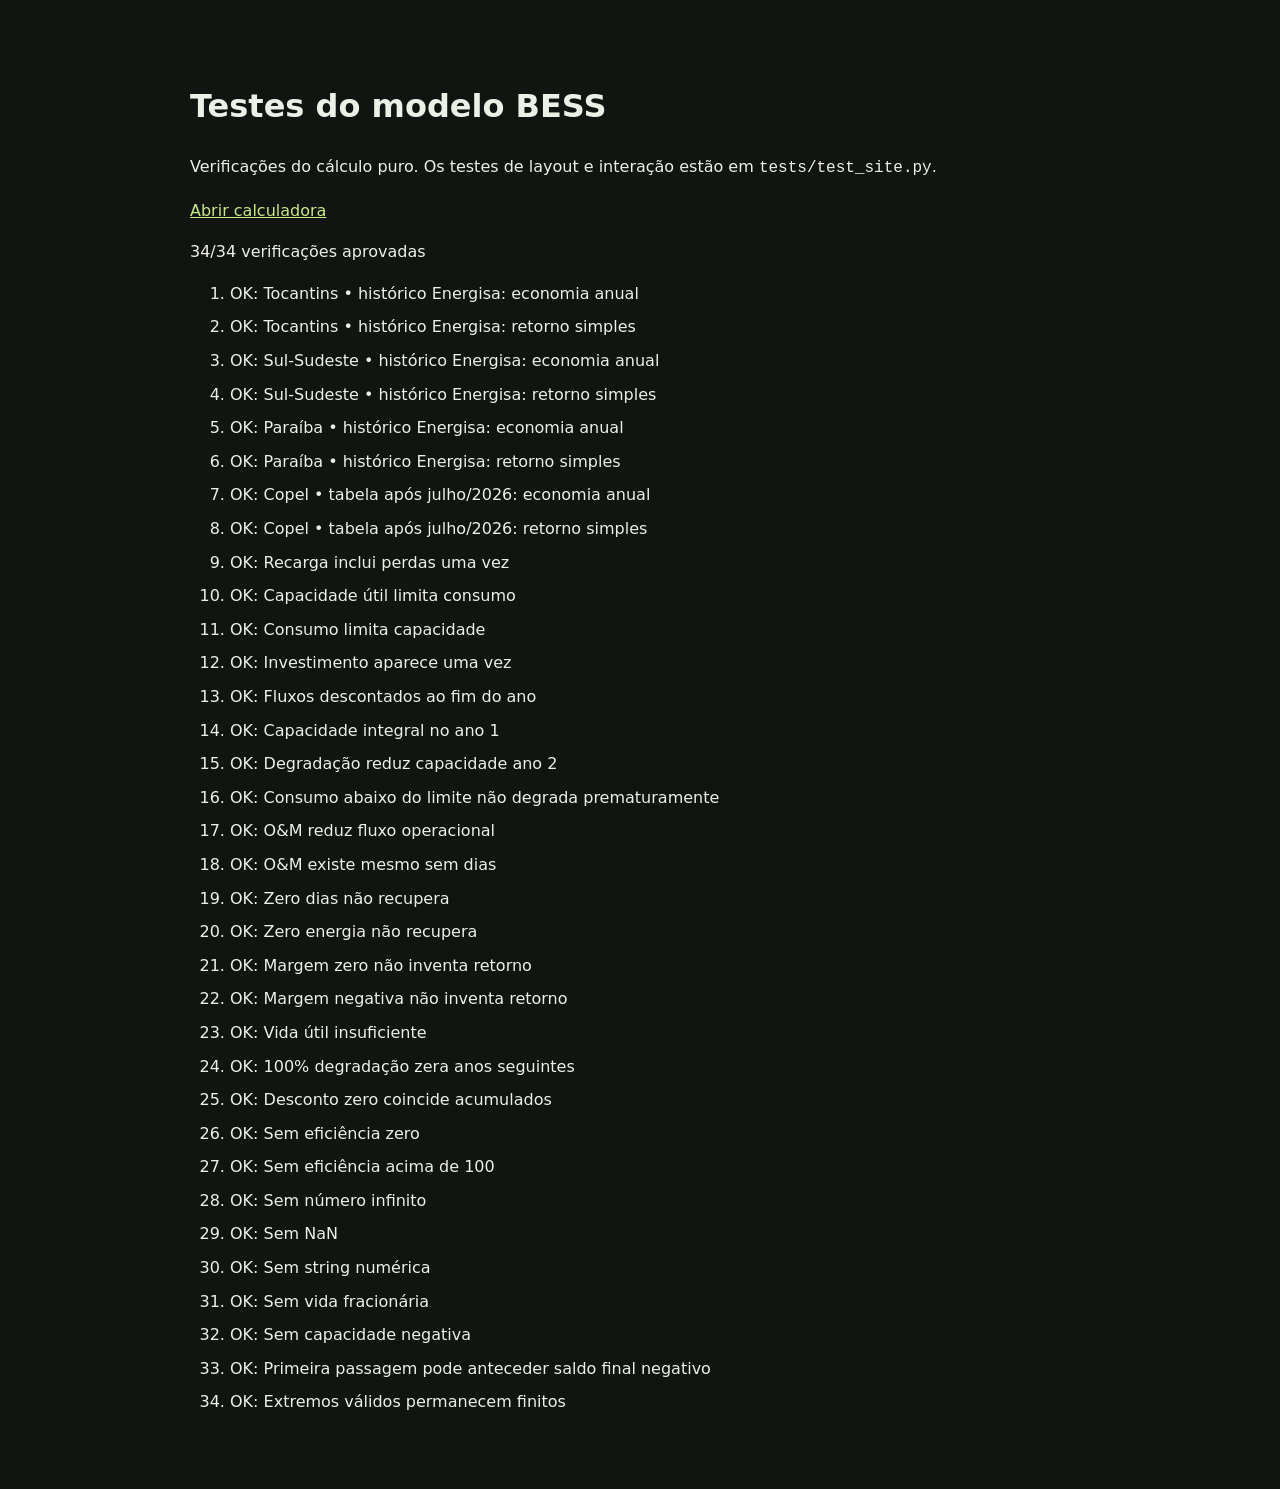
<file: tests/interface.html>
<!doctype html><html lang="pt-BR"><meta charset="utf-8"><meta name="viewport" content="width=device-width,initial-scale=1"><title>Testes do modelo BESS</title><style>body{font:16px/1.6 system-ui;max-width:900px;margin:40px auto;padding:20px;background:#111410;color:#edf0e7}a{color:#c7e985}li{margin:8px 0}.fail{color:#ffafa5}</style><h1>Testes do modelo BESS</h1><p>Verificações do cálculo puro. Os testes de layout e interação estão em <code>tests/test_site.py</code>.</p><p><a href="../projetos/baterias/">Abrir calculadora</a></p><p id="summary" role="status">Executando…</p><ol id="checks"></ol><script src="../assets/bess.js"></script><script src="model-tests.js"></script><script>const results=runModelTests();document.querySelector('#summary').textContent=`${results.filter(x=>x.pass).length}/${results.length} verificações aprovadas`;document.querySelector('#checks').innerHTML=results.map(x=>`<li class="${x.pass?'pass':'fail'}">${x.pass?'OK':'FALHA'}: ${x.name}</li>`).join('');window.testResults=results;</script></html>
</file>
<file: assets/site.css>
@font-face {
  font-family: "DM Sans";
  src: url("./fonts/DM-Sans.woff2") format("woff2");
  font-weight: 100 1000;
  font-display: swap;
}

@font-face {
  font-family: "Space Grotesk";
  src: url("./fonts/Space-Grotesk.ttf") format("truetype");
  font-weight: 300 700;
  font-display: swap;
}

:root {
  color-scheme: dark;
  --bg: #111410;
  --surface: #191d18;
  --surface-2: #20251e;
  --surface-3: #272d24;
  --text: #edf0e7;
  --muted: #a0aa98;
  --line: #30372d;
  --control-line: #68735f;
  --lime: #c7e985;
  --lime-ink: #243018;
  --lime-soft: #29341e;
  --coral: #f0a789;
  --coral-soft: #3b2a22;
  --blue: #95bddc;
  --blue-soft: #23333d;
  --danger: #f4a59d;
  --shadow: 0 24px 80px rgb(0 0 0 / 20%);
  --grid: rgb(199 233 133 / 5%);
  --max: 1120px;
  --sidebar: 252px;
}

html[data-theme="claro"] {
  color-scheme: light;
  --bg: #f1f5f3;
  --surface: #ffffff;
  --surface-2: #e8efeb;
  --surface-3: #dde7e1;
  --text: #203832;
  --muted: #53665e;
  --lime: #36591d;
  --accent-text: #36591d;
  --line: #d4e0d8;
  --control-line: #728378;
  --lime-ink: #2f4c1d;
  --lime-soft: #e5f1d2;
  --coral-soft: #fae9e1;
  --blue-soft: #e3eef5;
  --danger: #9e3c38;
  --shadow: 0 24px 80px rgb(28 56 45 / 8%);
  --grid: rgb(47 76 29 / 6%);
}

* { box-sizing: border-box; }
html { scroll-behavior: smooth; scroll-padding-top: 28px; }
body {
  margin: 0;
  background: var(--bg);
  color: var(--text);
  font-family: "DM Sans", system-ui, sans-serif;
  font-size: 16px;
  line-height: 1.7;
  text-rendering: optimizeLegibility;
}
body::before {
  content: "";
  position: fixed;
  inset: 0;
  pointer-events: none;
  background-image: linear-gradient(var(--grid) 1px, transparent 1px), linear-gradient(90deg, var(--grid) 1px, transparent 1px);
  background-size: 26px 26px;
  mask-image: linear-gradient(to bottom, #000, transparent 62%);
  opacity: .55;
  z-index: -1;
}
button, input, select, textarea { font: inherit; }
button { color: inherit; }
a { color: inherit; text-decoration: none; }
img, svg { display: block; max-width: 100%; }
img { height: auto; }
h1, h2, h3, h4, p, figure, blockquote, dl, dd { margin: 0; }
h1, h2, h3, h4, .display {
  font-family: "Space Grotesk", system-ui, sans-serif;
  line-height: 1.12;
  text-wrap: balance;
}
ul, ol { margin: 0; }
button, a, input, select, textarea { outline-offset: 4px; }
:focus-visible { outline: 2px solid var(--lime); }
::selection { background: var(--lime); color: #1e2916; }
[hidden] { display: none !important; }
.sr-only {
  position: absolute;
  width: 1px;
  height: 1px;
  padding: 0;
  margin: -1px;
  overflow: hidden;
  clip: rect(0, 0, 0, 0);
  white-space: nowrap;
  border: 0;
}
.skip-link {
  position: fixed;
  top: -80px;
  left: 16px;
  padding: 12px 16px;
  background: var(--lime);
  color: var(--lime-ink);
  z-index: 100;
  border-radius: 6px;
  font-weight: 700;
}
.skip-link:focus { top: 16px; }

.site-shell { display: grid; grid-template-columns: var(--sidebar) minmax(0, 1fr); min-height: 100vh; }
.sidebar {
  position: sticky;
  top: 0;
  height: 100vh;
  padding: 34px 28px;
  border-right: 1px solid var(--line);
  background: color-mix(in srgb, var(--bg) 93%, transparent);
  backdrop-filter: blur(18px);
  z-index: 30;
  overflow-y: auto;
}
.brand { display: flex; gap: 13px; align-items: center; }
.brand-mark {
  width: 46px;
  height: 46px;
  display: grid;
  place-items: center;
  background: var(--lime);
  color: #243018;
  border-radius: 8px;
  font: 650 15px "Space Grotesk", sans-serif;
  letter-spacing: -.05em;
  flex: 0 0 auto;
}
.brand strong { display: block; font: 600 15px/1.25 "Space Grotesk", sans-serif; }
.brand small { display: block; color: var(--muted); font-size: 10px; margin-top: 3px; }
.sidebar-summary { margin: 28px 0 22px; color: var(--muted); font-size: 12px; line-height: 1.7; }
.sidebar-nav { border-top: 1px solid var(--line); }
.sidebar-nav a {
  display: flex;
  justify-content: space-between;
  gap: 12px;
  padding: 12px 0;
  border-bottom: 1px solid var(--line);
  color: var(--muted);
  font-size: 12px;
}
.sidebar-nav a:hover, .sidebar-nav a[aria-current="page"] { color: var(--lime); }
.sidebar-nav span { color: var(--text); font: 500 10px "Space Grotesk", sans-serif; }
.sidebar-foot { margin-top: 28px; }
.sidebar-foot p { color: var(--muted); font-size: 11px; }
.sidebar-links { display: flex; flex-wrap: wrap; gap: 11px; margin-top: 16px; }
.sidebar-links a { font-size: 11px; text-decoration: underline; text-underline-offset: 4px; }
.theme-button {
  width: 100%;
  display: flex;
  align-items: center;
  justify-content: space-between;
  gap: 12px;
  margin-top: 24px;
  padding: 10px 12px;
  border: 1px solid var(--line);
  border-radius: 7px;
  background: var(--surface);
  cursor: pointer;
  font-size: 11px;
}
.theme-button .theme-icon { font-size: 18px; line-height: 1; }

.mobile-header {
  display: none;
  position: sticky;
  top: 0;
  z-index: 25;
  align-items: center;
  justify-content: space-between;
  gap: 14px;
  padding: 11px 18px;
  background: color-mix(in srgb, var(--bg) 92%, transparent);
  backdrop-filter: blur(18px);
  border-bottom: 1px solid var(--line);
}
.mobile-header .brand-mark { width: 38px; height: 38px; font-size: 12px; }
.mobile-actions { display: flex; gap: 8px; }
.icon-button {
  width: 40px;
  height: 40px;
  display: grid;
  place-items: center;
  border: 1px solid var(--line);
  border-radius: 7px;
  background: var(--surface);
  cursor: pointer;
}
.nav-scrim { display: none; }

.site-main { min-width: 0; }
.content { width: min(calc(100% - 80px), var(--max)); margin: 0 auto; }
.topline {
  min-height: 76px;
  display: flex;
  justify-content: space-between;
  align-items: center;
  gap: 24px;
  border-bottom: 1px solid var(--line);
}
.eyebrow {
  color: var(--muted);
  font: 600 10px/1.4 "Space Grotesk", sans-serif;
  letter-spacing: .14em;
  text-transform: uppercase;
}
.eyebrow.dot::before { content: ""; width: 6px; height: 6px; display: inline-block; margin-right: 9px; background: var(--lime); border-radius: 50%; }
.status-pill {
  padding: 5px 9px;
  border: 1px solid var(--line);
  border-radius: 5px;
  color: var(--muted);
  font-size: 10px;
  white-space: nowrap;
}
.hero { padding: 72px 0 56px; }
.hero-grid { display: grid; grid-template-columns: minmax(0, 1.35fr) minmax(280px, .65fr); gap: 64px; align-items: end; }
.hero h1 { max-width: 820px; font-size: clamp(44px, 6vw, 82px); font-weight: 520; letter-spacing: -.052em; }
.hero h1 span, .accent { color: var(--lime); }
.hero-lead { max-width: 700px; margin-top: 26px; color: var(--muted); font-size: clamp(16px, 1.6vw, 19px); line-height: 1.75; }
.hero-note { border-left: 1px solid var(--lime); padding-left: 20px; color: var(--muted); font-size: 13px; }
.hero-note strong { display: block; color: var(--text); margin-bottom: 6px; font: 500 14px "Space Grotesk", sans-serif; }
.actions { display: flex; flex-wrap: wrap; gap: 12px; margin-top: 32px; }
.button {
  min-height: 44px;
  display: inline-flex;
  align-items: center;
  justify-content: center;
  gap: 14px;
  padding: 10px 16px;
  border: 1px solid var(--line);
  border-radius: 7px;
  background: var(--surface);
  color: var(--text);
  cursor: pointer;
  font-size: 12px;
  font-weight: 650;
}
.button.primary { border-color: var(--lime); background: var(--lime); color: #243018; }
.button:hover { border-color: var(--lime); }
.button.small { min-height: 38px; padding: 8px 12px; font-size: 11px; }
.text-link { color: var(--lime); text-decoration: underline; text-underline-offset: 5px; }

.section { padding: 62px 0; border-top: 1px solid var(--line); }
.section-heading { display: grid; grid-template-columns: minmax(0, .75fr) minmax(300px, 1.25fr); gap: 48px; margin-bottom: 32px; }
.section-heading h2 { margin-top: 10px; font-size: clamp(31px, 4vw, 49px); font-weight: 500; letter-spacing: -.035em; }
.section-heading > p { align-self: end; color: var(--muted); max-width: 650px; }
.project-list { border-top: 1px solid var(--line); }
.project-row {
  display: grid;
  grid-template-columns: 42px minmax(220px, .8fr) minmax(280px, 1.2fr) 38px;
  gap: 22px;
  align-items: start;
  padding: 27px 0;
  border-bottom: 1px solid var(--line);
}
.project-number { color: var(--lime); font: 600 10px "Space Grotesk", sans-serif; padding-top: 6px; }
.project-row h3 { font-size: 22px; font-weight: 500; letter-spacing: -.02em; }
.project-row h3 small { display: block; margin-bottom: 7px; color: var(--muted); font: 600 9px "Space Grotesk", sans-serif; letter-spacing: .12em; text-transform: uppercase; }
.project-row p { color: var(--muted); font-size: 13px; }
.arrow-link { width: 36px; height: 36px; display: grid; place-items: center; border: 1px solid var(--line); border-radius: 5px; }
.project-row:hover .arrow-link { border-color: var(--lime); color: var(--lime); }
.tags { display: flex; flex-wrap: wrap; gap: 7px; margin-top: 13px; }
.tag { padding: 3px 7px; border: 1px solid var(--line); border-radius: 4px; color: var(--muted); font-size: 9px; }

.system-card {
  display: grid;
  grid-template-columns: 1fr 1fr;
  gap: 34px;
  padding: 30px;
  border: 1px solid var(--line);
  background: var(--surface);
  border-radius: 8px;
  box-shadow: var(--shadow);
}
.system-card h3 { font-size: 25px; font-weight: 500; margin: 12px 0; }
.system-card p { color: var(--muted); font-size: 13px; }
.flow-diagram { padding: 20px; border: 1px solid var(--line); border-radius: 6px; background: var(--surface-2); }
.flow-node { display: flex; justify-content: space-between; gap: 16px; padding: 10px 12px; border: 1px solid var(--line); border-radius: 4px; background: var(--surface); font-size: 12px; }
.flow-node small { color: var(--muted); }
.flow-arrow { display: block; padding: 3px 0; text-align: center; color: var(--muted); }
.evidence-grid { display: grid; grid-template-columns: repeat(3, 1fr); gap: 14px; }
.evidence-card { padding: 22px; border: 1px solid var(--line); border-radius: 7px; background: var(--surface); }
.evidence-card strong { display: block; margin-bottom: 8px; font: 500 17px "Space Grotesk", sans-serif; }
.evidence-card p { color: var(--muted); font-size: 12px; }
.timeline { display: grid; gap: 0; border-top: 1px solid var(--line); }
.timeline-row { display: grid; grid-template-columns: 150px 1fr; gap: 30px; padding: 22px 0; border-bottom: 1px solid var(--line); }
.timeline-row time { color: var(--lime); font: 600 10px "Space Grotesk", sans-serif; }
.timeline-row strong { display: block; font-family: "Space Grotesk", sans-serif; font-weight: 500; }
.timeline-row p { color: var(--muted); font-size: 13px; margin-top: 6px; }

.project-hero { padding: 54px 0 38px; }
.breadcrumbs { color: var(--muted); font-size: 11px; margin-bottom: 28px; }
.breadcrumbs a { text-decoration: underline; text-underline-offset: 4px; }
.project-hero h1 { max-width: 900px; font-size: clamp(40px, 5.3vw, 70px); font-weight: 520; letter-spacing: -.045em; }
.project-hero .lead { max-width: 760px; margin-top: 24px; color: var(--muted); font-size: 18px; }
.project-meta { display: grid; grid-template-columns: repeat(3, 1fr); margin-top: 36px; border-top: 1px solid var(--line); border-bottom: 1px solid var(--line); }
.project-meta div { padding: 18px 20px 18px 0; }
.project-meta div + div { border-left: 1px solid var(--line); padding-left: 20px; }
.project-meta dt { color: var(--muted); font-size: 9px; letter-spacing: .1em; text-transform: uppercase; }
.project-meta dd { margin-top: 5px; font: 500 13px/1.5 "Space Grotesk", sans-serif; }
.case-grid { display: grid; grid-template-columns: 190px minmax(0, 1fr); gap: 48px; padding-bottom: 64px; }
.case-index { position: sticky; top: 28px; align-self: start; padding-top: 6px; }
.case-index strong { display: block; margin-bottom: 12px; color: var(--muted); font: 600 9px "Space Grotesk", sans-serif; letter-spacing: .12em; }
.case-index a { display: block; padding: 8px 0; color: var(--muted); font-size: 11px; }
.case-index a:hover { color: var(--lime); }
.case-content { min-width: 0; }
.case-section { padding: 46px 0; border-top: 1px solid var(--line); }
.case-section:first-child { border-top: 0; padding-top: 0; }
.case-section h2 { margin: 10px 0 22px; max-width: 780px; font-size: clamp(30px, 4vw, 46px); font-weight: 500; letter-spacing: -.035em; }
.case-section h3 { margin: 28px 0 10px; font-size: 22px; font-weight: 500; }
.case-section > p, .prose p { max-width: 780px; color: var(--muted); }
.case-section > p + p, .prose p + p { margin-top: 15px; }
.stats { display: grid; grid-template-columns: repeat(3, 1fr); gap: 12px; margin: 28px 0; }
.stat { padding: 20px; border: 1px solid var(--line); background: var(--surface); border-radius: 6px; }
.stat strong { display: block; color: var(--lime); font: 500 34px "Space Grotesk", sans-serif; }
.stat span { color: var(--muted); font-size: 11px; }
.method-list { margin-top: 25px; border-top: 1px solid var(--line); }
.method-step { display: grid; grid-template-columns: 38px 1fr; gap: 16px; padding: 20px 0; border-bottom: 1px solid var(--line); }
.method-step > span { color: var(--lime); font: 600 10px "Space Grotesk", sans-serif; padding-top: 4px; }
.method-step strong { font-family: "Space Grotesk", sans-serif; font-weight: 500; }
.method-step p { color: var(--muted); font-size: 13px; margin-top: 5px; }
.callout { margin: 25px 0; padding: 20px 22px; border-left: 3px solid var(--lime); background: var(--lime-soft); border-radius: 0 6px 6px 0; }
.callout.coral { border-left-color: var(--coral); background: var(--coral-soft); }
.callout.blue { border-left-color: var(--blue); background: var(--blue-soft); }
.callout strong { display: block; margin-bottom: 6px; font: 500 14px "Space Grotesk", sans-serif; }
.callout p { color: var(--muted); font-size: 12px; }

.figure-switcher { margin: 26px 0; }
.figure-tabs { display: flex; gap: 8px; margin-bottom: 12px; }
.figure-tabs button { padding: 8px 12px; border: 1px solid var(--line); border-radius: 5px; background: var(--surface); cursor: pointer; font-size: 11px; }
.figure-tabs button[aria-pressed="true"] { border-color: var(--lime); color: var(--lime); }
.academic-figure { position: relative; padding: 16px; border: 1px solid var(--line); border-radius: 7px; background: #f7f8f4; overflow: hidden; }
.academic-figure img { width: 100%; max-height: 660px; object-fit: contain; }
.academic-figure button { position: absolute; right: 24px; top: 24px; }
.figure-caption { margin-top: 11px; color: var(--muted); font-size: 11px; }
dialog {
  width: min(1180px, calc(100% - 32px));
  max-height: calc(100vh - 32px);
  padding: 18px;
  border: 1px solid var(--line);
  border-radius: 8px;
  background: var(--surface);
  color: var(--text);
}
dialog::backdrop { background: rgb(0 0 0 / 78%); }
.image-dialog header { display: flex; align-items: center; justify-content: space-between; gap: 15px; margin-bottom: 12px; }
.image-dialog img { width: 100%; max-height: calc(100vh - 110px); object-fit: contain; background: #f7f8f4; }

.interactive-panel { margin: 28px 0; border: 1px solid var(--line); border-radius: 8px; background: var(--surface); overflow: hidden; }
.panel-head { display: flex; justify-content: space-between; gap: 18px; padding: 16px 20px; border-bottom: 1px solid var(--line); background: var(--surface-2); }
.panel-head strong { font: 500 13px "Space Grotesk", sans-serif; }
.panel-head span { color: var(--muted); font-size: 9px; letter-spacing: .1em; }
.process-demo { display: grid; grid-template-columns: 220px 1fr; min-height: 360px; }
.process-steps { padding: 14px; border-right: 1px solid var(--line); }
.process-steps button { width: 100%; display: flex; gap: 11px; align-items: center; padding: 11px; border: 0; border-radius: 5px; background: transparent; color: var(--muted); cursor: pointer; text-align: left; font-size: 11px; }
.process-steps button span { width: 23px; height: 23px; display: grid; place-items: center; border: 1px solid var(--line); border-radius: 4px; font-size: 9px; }
.process-steps button[aria-selected="true"] { background: var(--lime-soft); color: var(--text); }
.process-steps button[aria-selected="true"] span { border-color: var(--lime); color: var(--lime); }
.process-stage { padding: 24px; }
.process-stage h3 { margin: 0 0 10px; }
.process-stage > p { color: var(--muted); font-size: 13px; }
.fake-record { display: grid; grid-template-columns: repeat(2, 1fr); gap: 10px; margin-top: 20px; }
.fake-record div { padding: 12px; border: 1px solid var(--line); border-radius: 5px; background: var(--surface-2); }
.fake-record small { display: block; color: var(--muted); font-size: 9px; }
.fake-record strong { display: block; margin-top: 3px; font: 500 12px "Space Grotesk", sans-serif; }

.architecture { display: grid; grid-template-columns: repeat(3, 1fr); gap: 12px; margin: 26px 0; }
.arch-box { position: relative; padding: 20px; border: 1px solid var(--line); border-radius: 6px; background: var(--surface); }
.arch-box:not(:last-child)::after { content: "→"; position: absolute; right: -11px; top: 50%; color: var(--lime); z-index: 2; }
.arch-box small { color: var(--lime); font: 600 9px "Space Grotesk", sans-serif; }
.arch-box h3 { margin: 8px 0; font-size: 17px; }
.arch-box p { color: var(--muted); font-size: 11px; }
.diet-demo { display: grid; grid-template-columns: 1fr 270px; gap: 24px; padding: 24px; }
.demo-control + .demo-control { margin-top: 19px; }
.demo-control label { display: flex; justify-content: space-between; gap: 16px; font-size: 12px; }
.demo-control small { display: block; color: var(--muted); font-size: 9px; }
.demo-control input[type="range"] { width: 100%; margin-top: 9px; accent-color: var(--lime); }
.diet-summary { padding: 20px; border: 1px solid var(--line); border-radius: 6px; background: var(--surface-2); }
.diet-summary .kcal { margin: 12px 0; font: 500 35px "Space Grotesk", sans-serif; }
.diet-summary .kcal small { color: var(--muted); font: 400 11px "DM Sans", sans-serif; }
.diet-summary dl { display: grid; grid-template-columns: 1fr auto; gap: 8px 16px; font-size: 11px; }
.diet-summary dt { color: var(--muted); }
.demo-footer { display: flex; gap: 8px; padding: 0 24px 24px; }

.calculator { margin: 28px 0; border: 1px solid var(--line); border-radius: 8px; background: var(--surface); overflow: hidden; }
.calculator-grid { display: grid; grid-template-columns: minmax(0, 1fr); }
.calculator-form { padding: 24px; border-right: 1px solid var(--line); }
.calculator-results { padding: 24px; background: var(--surface-2); }
.scenario-select { margin-bottom: 20px; }
.field-grid { display: grid; grid-template-columns: 1fr 1fr; gap: 14px; }
.field { min-width: 0; }
.field.full { grid-column: 1 / -1; }
.field label, .scenario-select label { display: block; margin-bottom: 5px; font-size: 11px; font-weight: 650; }
.field .help { display: block; color: var(--muted); font-size: 9px; line-height: 1.45; margin-top: 4px; }
.input-unit { position: relative; }
.input-unit input, select {
  width: 100%;
  min-height: 42px;
  padding: 9px 42px 9px 11px;
  border: 1px solid var(--line);
  border-radius: 5px;
  background: var(--bg);
  color: var(--text);
}
.input-unit span { position: absolute; right: 11px; top: 50%; transform: translateY(-50%); color: var(--muted); font-size: 9px; pointer-events: none; }
select { padding-right: 30px; }
.ratio-control { margin: 18px 0; padding: 14px; border: 1px solid var(--line); border-radius: 5px; background: var(--surface-2); }
.ratio-control label { display: flex; justify-content: space-between; gap: 12px; font-size: 11px; }
.ratio-control input { width: 100%; margin: 12px 0 3px; accent-color: var(--lime); }
.ratio-control strong { color: var(--lime); }
details { margin-top: 18px; border-top: 1px solid var(--line); padding-top: 15px; }
summary { cursor: pointer; font: 500 12px "Space Grotesk", sans-serif; }
details .field-grid { margin-top: 16px; }
.form-error { margin-top: 14px; padding: 10px 12px; border: 1px solid var(--danger); color: var(--danger); border-radius: 5px; font-size: 11px; }
.result-cards { display: grid; grid-template-columns: repeat(2, 1fr); gap: 10px; }
.result-card { padding: 14px; border: 1px solid var(--line); border-radius: 5px; background: var(--surface); }
.result-card small { display: block; color: var(--muted); font-size: 9px; }
.result-card strong { display: block; margin-top: 4px; font: 500 clamp(18px, 2.2vw, 27px) "Space Grotesk", sans-serif; }
.result-interpretation { margin: 14px 0; padding: 13px 14px; border-left: 3px solid var(--lime); background: var(--surface); color: var(--muted); font-size: 11px; }
.cash-chart { margin-top: 18px; border: 1px solid var(--line); border-radius: 5px; background: var(--surface); overflow: hidden; }
.cash-chart svg { width: 100%; height: auto; }
.chart-legend { display: flex; gap: 16px; padding: 8px 12px; color: var(--muted); font-size: 9px; }
.legend-line { width: 14px; height: 2px; display: inline-block; margin-right: 5px; vertical-align: middle; background: var(--lime); }
.legend-line.zero { background: var(--muted); }
.calculator-actions { display: flex; flex-wrap: wrap; gap: 8px; margin-top: 14px; }
.table-scroll { overflow-x: auto; margin-top: 15px; }
table { width: 100%; border-collapse: collapse; font-size: 11px; }
th, td { padding: 10px; border-bottom: 1px solid var(--line); text-align: left; vertical-align: top; }
th { color: var(--muted); font-size: 9px; letter-spacing: .06em; text-transform: uppercase; }
.article-header { margin-bottom: 30px; padding-bottom: 26px; border-bottom: 1px solid var(--line); }
.article-header h2 { font-size: clamp(34px, 5vw, 57px); }
.article-meta { color: var(--muted); font-size: 11px; margin-top: 12px; }
.prose { max-width: 790px; }
.prose h3 { margin: 36px 0 13px; font-size: 25px; }
.prose a { color: var(--lime); text-decoration: underline; text-underline-offset: 4px; }
.prose .table-scroll { max-width: 100%; }
.source-list { padding-left: 20px; color: var(--muted); font-size: 12px; }
.source-list li + li { margin-top: 9px; }

.next-project { display: flex; justify-content: space-between; align-items: center; gap: 24px; padding: 28px 0; border-top: 1px solid var(--line); }
.next-project small { display: block; color: var(--muted); font-size: 9px; text-transform: uppercase; letter-spacing: .1em; }
.next-project strong { display: block; margin-top: 5px; font: 500 19px "Space Grotesk", sans-serif; }
.contact { display: grid; grid-template-columns: 1fr auto; gap: 40px; align-items: center; padding: 55px 0; border-top: 1px solid var(--line); }
.contact h2 { margin-top: 10px; font-size: clamp(31px, 4vw, 48px); font-weight: 500; }
.contact p { color: var(--muted); margin-top: 11px; }
.footer { display: flex; justify-content: space-between; gap: 20px; padding: 24px 0 34px; border-top: 1px solid var(--line); color: var(--muted); font-size: 10px; }
.footer nav { display: flex; gap: 16px; }

/* Estados e ajustes compartilhados da versão final. */
.button.primary, .brand-mark, .skip-link { background: #c7e985; color: #243018; border-color: #c7e985; }
.hero .eyebrow { margin-bottom: 20px; }
.hero h1 { font-size: clamp(44px, 5.2vw, 76px); }
.hero-grid { grid-template-columns: minmax(0, 1.4fr) minmax(240px, .6fr); gap: 40px; }
.project-row { grid-template-columns: 32px minmax(180px, .85fr) minmax(200px, 1.15fr) 36px; gap: 18px; }
.project-row p .tags { display: flex; }
.case-section p + p { margin-top: 15px; }
.case-section strong { color: var(--text); }
.case-content .calculator { margin-left: 0; margin-right: 0; }
.calculator-form { border-right: 0; border-bottom: 1px solid var(--line); }
.calculator-form, .calculator-results, .field-grid, .result-cards, .ratio-control { min-width: 0; }
.calculator-form input, .calculator-form select, .theme-button, .icon-button, .figure-tabs button { border-color: var(--control-line); }
.ratio-control label { flex-wrap: wrap; }
.academic-figure button { position: static; margin: 12px 0 0 auto; }
.image-dialog header { position: sticky; top: 0; z-index: 1; background: var(--surface); padding-bottom: 8px; }
@media (max-width: 600px) {
  .image-dialog img { min-width: 900px; max-width: none; max-height: none; width: 900px; }
}
.calculator-form .field-grid { column-gap: 24px; row-gap: 22px; }
.field-range { width: 100%; accent-color: var(--lime); margin: 10px 0 0; }
.field label, .scenario-select label { font-size: 12px; }
.field .help, .help { color: var(--muted); font-size: 11px; line-height: 1.6; }
.input-unit input { font-size: 14px; }
.price-summary { font-size: 12px; margin: 12px 0 20px; }
.result-detail { display: grid; grid-template-columns: 1fr auto; gap: 10px 18px; margin: 20px 0; font-size: 12px; }
.result-detail dt { color: var(--muted); }
.result-detail dd { text-align: right; }
.cash-chart { overflow-x: auto; }
.cash-chart svg { min-width: 480px; }
.cash-chart text { fill: var(--muted); font: 13px "DM Sans",sans-serif; }
.chart-grid { stroke: var(--line); stroke-width: 1; }
.chart-zero { stroke: var(--muted); stroke-width: 1.4; }
.chart-line { stroke: var(--lime); stroke-width: 3; fill: none; }
.chart-discounted { stroke: var(--text); stroke-width: 2; stroke-dasharray: 6 5; fill: none; }
.legend-line.discounted { background: transparent; border-top: 2px dashed var(--text); }
.chart-legend { flex-wrap: wrap; font-size: 11px; }
caption { text-align: left; margin-bottom: 12px; font-size: 12px; }
.table-scroll { max-width: 100%; }
.table-scroll table { min-width: 480px; }
.article-meta { margin-bottom: 24px; }
.prose { font-size: 16px; line-height: 1.85; }
.prose p + p { margin-top: 22px; }
.demo-history { padding: 0 24px 24px; color: var(--muted); font-size: 12px; }
.process-steps button[aria-pressed="true"] { background: var(--lime-soft); color: var(--text); }
.process-steps button[aria-pressed="true"] span { border-color: var(--lime); color: var(--lime); }
.no-script { padding: 24px; }
#nav-close { display: none; }
textarea { width: 100%; background: var(--bg); color: var(--text); border: 1px solid var(--line); padding: 12px; }
html:not(.js) .mobile-header, html:not(.js) .theme-button, html:not(.js) .figure-tabs, html:not(.js) [data-zoom], html:not(.js) .demo-footer, html:not(.js) .process-steps { display: none; }
html:not(.js) .calculator-grid { display: none; }
html:not(.js) .process-demo { display: block; }

/* Caso Amara: duas implementações, com diagramas próprios e dados fictícios. */
.amara-demo-body { min-width: 0; padding: 24px; }
.amara-demo-body > p { color: var(--muted); font-size: 13px; margin-bottom: 20px; }
.amara-demo-body .figure-tabs { margin-top: 10px; }
.amara-sales-panel { min-width: 0; margin: 22px 0; }
.amara-offer { display: grid; grid-template-columns: repeat(2,minmax(0,1fr)); gap: 12px; }
.amara-offer > div { min-width: 0; padding: 16px; border: 1px solid var(--line); background: var(--surface-2); border-radius: 5px; }
.amara-offer dt { color: var(--muted); font-size: 10px; }
.amara-offer dd { margin-top: 5px; font: 500 21px "Space Grotesk",sans-serif; }
.amara-sales-panel th, .amara-sales-panel td { white-space: nowrap; }
.amara-sales-panel .table-scroll { border: 1px solid var(--line); border-radius: 5px; }
.amara-sales-panel caption { text-align: left; color: var(--muted); padding: 10px; }
.amara-technical-body { padding-top: 16px; color: var(--muted); font-size: 13px; }
.amara-technical-body p + p { margin-top: 13px; }
html:not(.js) [data-sales-panel][hidden] { display: block !important; }
html:not(.js) #sales-reset { display: none; }

@media (max-width: 600px) {
  .amara-demo-body { padding: 17px; }
  .amara-offer { grid-template-columns: minmax(0,1fr); }
}

@media (max-width: 1080px) {
  :root { --sidebar: 218px; }
  .sidebar { padding: 28px 22px; }
  .content { width: min(calc(100% - 54px), var(--max)); }
  .hero-grid { grid-template-columns: 1fr; gap: 32px; }
  .hero-note { max-width: 600px; }
  .project-row { grid-template-columns: 36px minmax(190px, .75fr) minmax(260px, 1.25fr) 36px; gap: 15px; }
  .case-grid { grid-template-columns: 160px minmax(0, 1fr); gap: 32px; }
  .calculator-grid { grid-template-columns: minmax(0, 1fr); }
  .calculator-form { border-right: 0; border-bottom: 1px solid var(--line); }
  .project-row { grid-template-columns: 28px 1fr 36px; }
  .project-row > p { grid-column: 2 / 4; }
  .case-grid { display: block; }
  .case-index { position: static; display: flex; flex-wrap: wrap; gap: 5px 18px; margin-bottom: 28px; }
  .case-index strong { width: 100%; }
}

@media (max-width: 800px) {
  html { scroll-padding-top: 74px; }
  body.nav-open { overflow: hidden; }
  .site-shell { display: block; }
  .mobile-header { display: flex; }
  .sidebar {
    position: fixed;
    inset: 0 auto 0 0;
    width: min(86vw, 320px);
    height: 100dvh;
    transform: translateX(-105%);
    transition: transform .2s ease;
    box-shadow: var(--shadow);
  }
  body.nav-open .sidebar { transform: translateX(0); }
  #nav-close { display: inline-flex; margin-top: 20px; }
  html:not(.js) .sidebar { position: static; transform: none; width: auto; height: auto; }
  .mobile-actions .theme-button { width: auto; margin: 0; padding: 8px 10px; min-height: 40px; }
  .nav-scrim { position: fixed; inset: 0; z-index: 29; border: 0; background: rgb(0 0 0 / 58%); }
  body.nav-open .nav-scrim { display: block; }
  .content { width: min(calc(100% - 36px), var(--max)); }
  .topline { min-height: 60px; }
  .hero { padding: 48px 0 42px; }
  .hero h1 { font-size: clamp(42px, 12vw, 64px); }
  .section { padding: 50px 0; }
  .section-heading { grid-template-columns: 1fr; gap: 18px; }
  .project-row { grid-template-columns: 30px 1fr 36px; }
  .project-row > p { grid-column: 2 / 4; }
  .system-card { grid-template-columns: 1fr; }
  .evidence-grid { grid-template-columns: 1fr; }
  .project-meta { grid-template-columns: 1fr; }
  .project-meta div { padding: 14px 0; }
  .project-meta div + div { border-left: 0; border-top: 1px solid var(--line); padding-left: 0; }
  .case-grid { display: block; }
  .case-index { position: static; display: flex; flex-wrap: wrap; gap: 5px 15px; margin-bottom: 28px; padding-bottom: 18px; border-bottom: 1px solid var(--line); }
  .case-index strong { width: 100%; }
  .case-index a { padding: 3px 0; }
  .stats, .architecture { grid-template-columns: 1fr; }
  .arch-box:not(:last-child)::after { content: "↓"; right: 18px; top: auto; bottom: -16px; }
  .process-demo { grid-template-columns: 1fr; }
  .process-steps { display: flex; gap: 5px; overflow-x: auto; border-right: 0; border-bottom: 1px solid var(--line); }
  .process-steps button { width: auto; flex: 0 0 auto; }
  .process-steps button strong { display: inline; }
  .diet-demo { grid-template-columns: 1fr; }
  .calculator-grid { grid-template-columns: minmax(0, 1fr); }
  .contact { grid-template-columns: 1fr; }
}

@media (max-width: 520px) {
  body { font-size: 15px; }
  .mobile-header { padding: 10px 12px; }
  .content { width: min(calc(100% - 28px), var(--max)); }
  .topline .status-pill { display: none; }
  .hero h1, .project-hero h1 { overflow-wrap: anywhere; }
  .hero-lead, .project-hero .lead { font-size: 16px; }
  .project-row { grid-template-columns: 26px 1fr 34px; gap: 9px; }
  .project-row h3 { font-size: 19px; }
  .timeline-row { grid-template-columns: 1fr; gap: 7px; }
  .project-hero { padding-top: 36px; }
  .stats { grid-template-columns: 1fr; }
  .academic-figure { padding: 7px; }
  .academic-figure button { right: 13px; top: 13px; }
  .fake-record { grid-template-columns: 1fr; }
  .diet-demo, .process-stage, .calculator-form, .calculator-results { padding: 18px; }
  .field-grid { grid-template-columns: 1fr; }
  .field.full { grid-column: auto; }
  .result-cards { grid-template-columns: 1fr; }
  .actions .button, .calculator-actions .button { width: 100%; }
  .footer { flex-direction: column; }
  .mobile-header .brand strong { font-size: 12px; }
  .mobile-header .brand { gap: 8px; }
  .mobile-actions { gap: 5px; }
  .mobile-actions .theme-button { font-size: 10px; gap: 6px; }
  .panel-head { flex-direction: column; gap: 5px; }
  .figure-tabs { flex-wrap: wrap; }
  .result-detail { grid-template-columns: 1fr; gap: 3px; }
  .result-detail dd { text-align: left; margin-bottom: 10px; }
}

.project-hero#contexto + .case-grid { display: block; }
.project-hero#contexto + .case-grid .case-index { position: static; display: flex; flex-wrap: wrap; gap: 4px 20px; align-items: center; padding: 12px 0; margin-bottom: 32px; border-block: 1px solid var(--line); }
.project-hero#contexto + .case-grid .case-index strong { margin: 0; }
.amara-workspace { display: grid; grid-template-columns: minmax(0, 1fr) minmax(270px, .9fr); align-items: start; gap: clamp(24px, 4vw, 60px); }
.amara-story h3:first-child { margin-top: 0; }
.amara-story p, .amara-tree span { color: var(--muted); }
.amara-canvas, .amara-module { min-width: 0; margin: 0; border: 1px solid var(--line); border-radius: 9px; overflow: hidden; background: var(--surface-2); }
.amara-canvas figcaption, .amara-module figcaption { padding: 14px 18px; font-weight: 600; background: var(--surface); border-bottom: 1px solid var(--line); }
.amara-workspace figcaption small { display: block; margin-top: 2px; color: var(--muted); font-weight: 400; }
.amara-nodes { list-style: none; padding: 20px clamp(14px, 2vw, 28px); margin: 0; background-image: radial-gradient(var(--line) 1px, transparent 1px); background-size: 10px 10px; }
.amara-nodes li { position: relative; display: flex; align-items: center; gap: 12px; padding: 9px 12px; border: 1px solid var(--line); border-radius: 6px; background: var(--surface); }
.amara-nodes li + li { margin-top: 16px; }
.amara-nodes li + li::before { content: ""; position: absolute; bottom: 100%; left: 50%; height: 16px; border-left: 2px solid var(--muted); }
.amara-glyph { display: grid; place-items: center; flex: 0 0 34px; height: 34px; border-radius: 6px; background: #385d8f; color: white; }
.amara-glyph--logic { background: #71409a; }
.amara-glyph--app { border: 1px solid var(--line); background: var(--surface-2); }
.amara-glyph--zendesk { background: #e8efeb; }
.amara-glyph img { width: 26px; height: 26px; object-fit: contain; }
.amara-glyph svg { width: 19px; height: 19px; fill: none; stroke: currentColor; stroke-width: 1.7; stroke-linecap: round; stroke-linejoin: round; }
.amara-nodes small, .amara-nodes strong, .amara-tree span { display: block; }
.amara-nodes small, .amara-nodes p { color: var(--muted); font-size: 11px; }
.amara-nodes strong { font-size: 14px; }
.amara-schedule { padding: 14px 18px; border-top: 1px dashed var(--muted); background: var(--surface); }
.amara-schedule small { font-weight: 600; color: var(--lime); }
.amara-schedule p { margin-top: 4px; font-size: 13px; }
.amara-tree { padding: 20px; }
.amara-tree code { color: var(--lime); }
.amara-tree ul { list-style: none; margin: 6px 0 0 5px; padding: 0; }
.amara-tree li { position: relative; padding: 7px 0 9px 20px; }
.amara-tree li::before, .amara-tree li::after { content: ""; position: absolute; left: 0; }
.amara-tree li::before { top: 0; bottom: 0; border-left: 1px solid var(--muted); }
.amara-tree li:last-child::before { bottom: auto; height: 19px; }
.amara-tree li::after { top: 18px; width: 13px; border-top: 1px solid var(--muted); }
.amara-tree span { font-size: 13px; }
@media (max-width: 740px) {
  .amara-workspace { grid-template-columns: minmax(0, 1fr); }
}
@media (prefers-reduced-motion: reduce) {
  html { scroll-behavior: auto; }
  *, *::before, *::after { scroll-behavior: auto !important; transition: none !important; animation: none !important; }
}

@media print {
  .sidebar, .mobile-header, .nav-scrim, .theme-button, .actions, .case-index, .next-project, .contact, .footer, .calculator-actions, .academic-figure button { display: none !important; }
  .site-shell { display: block; }
  .content { width: 100%; }
  body { background: #fff; color: #111; }
  .case-grid { display: block; }
}
</file>
